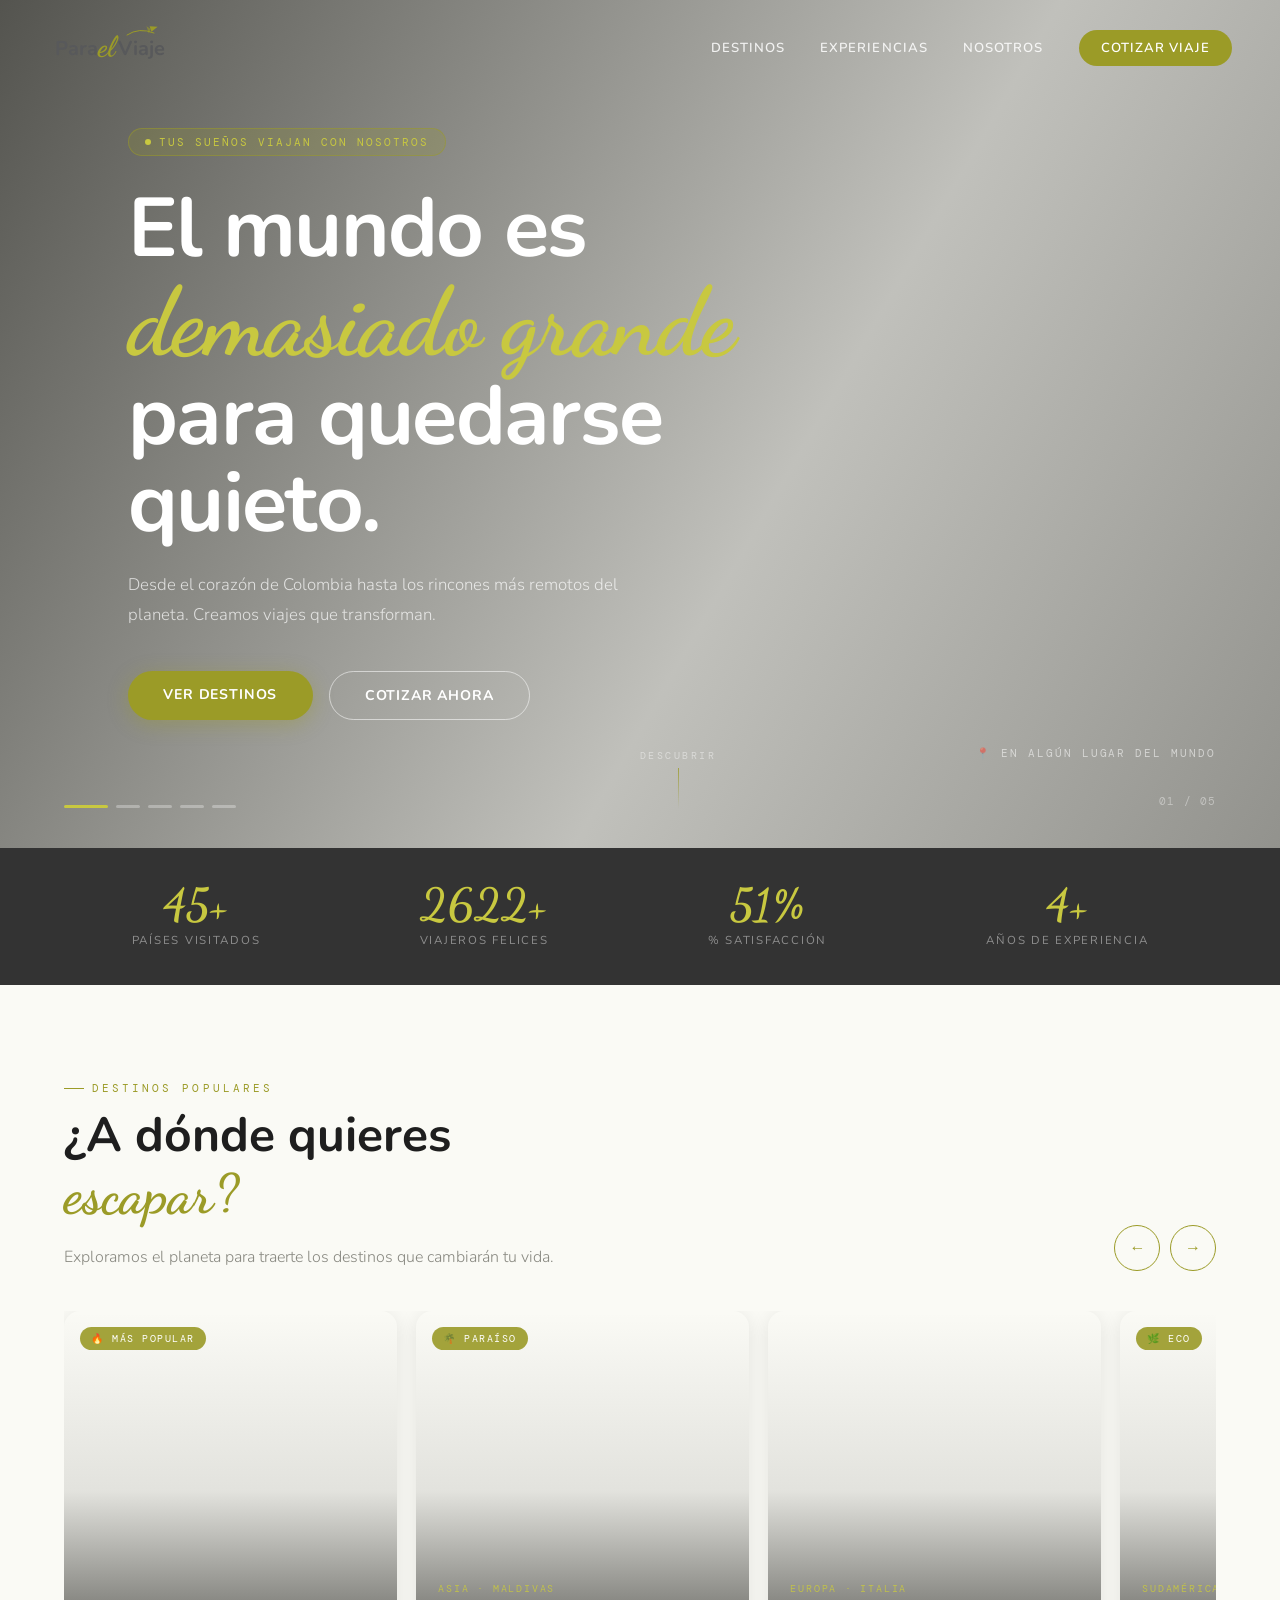
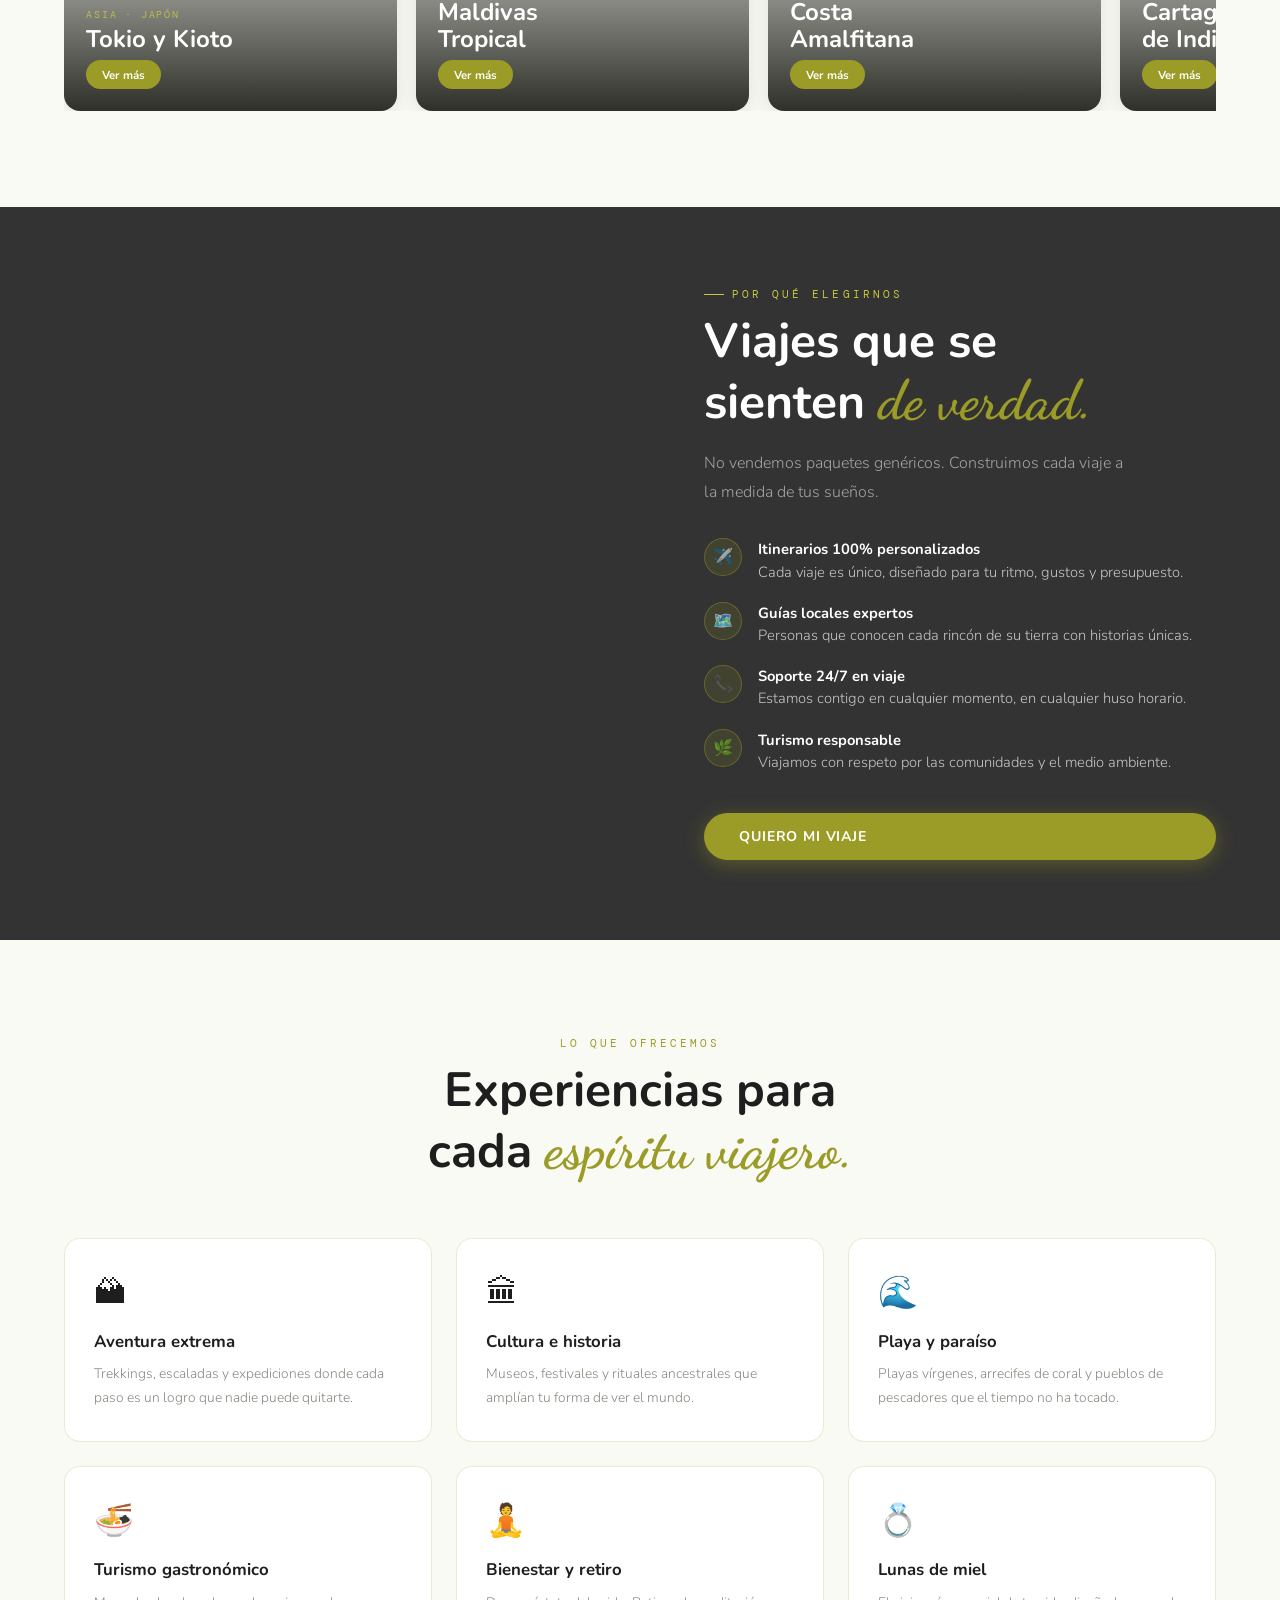
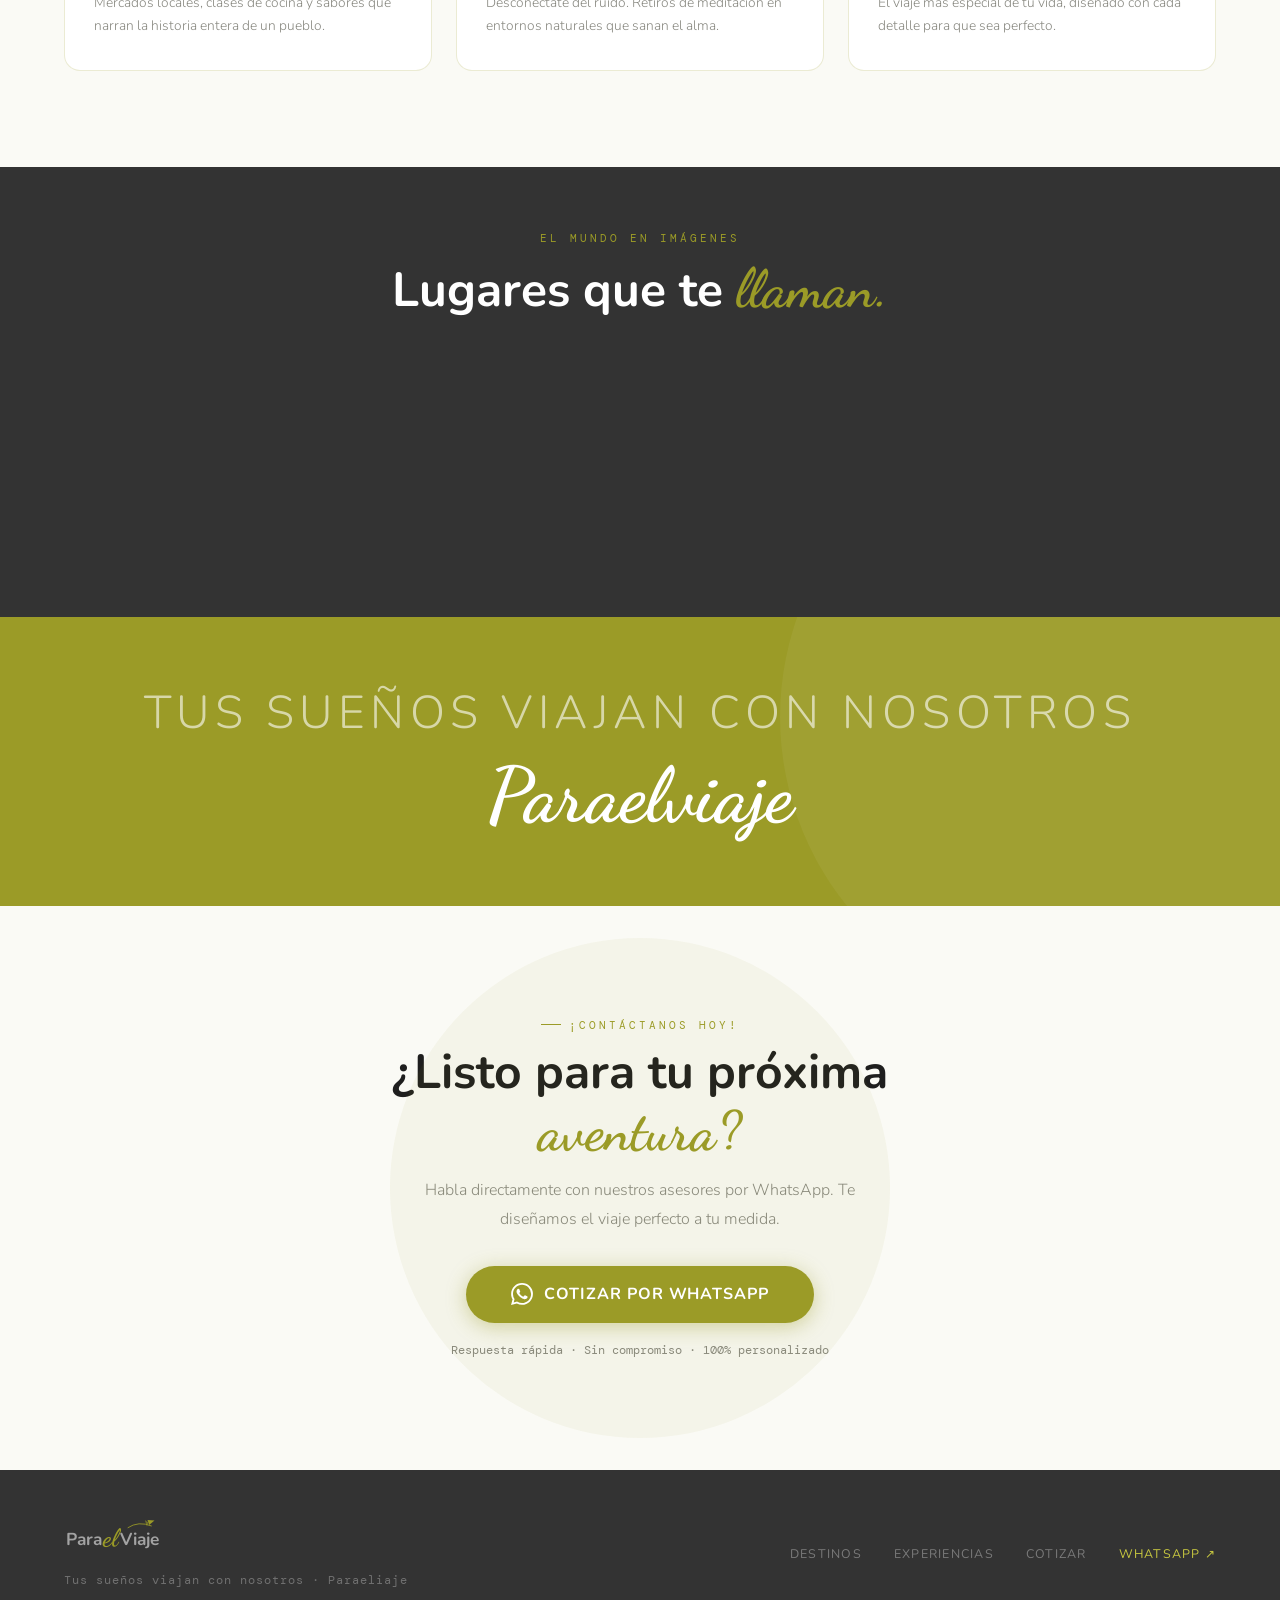
<file: index.html>
<!DOCTYPE html>
<html lang="es">
<head>
<meta charset="UTF-8">
<meta name="viewport" content="width=device-width, initial-scale=1.0">
<meta name="description" content="paraeviaje — Tus sueños viajan con nosotros. Agencia de viajes Colombia.">
<title>paraeviaje — Tus sueños viajan con nosotros</title>
<link rel="preconnect" href="https://fonts.googleapis.com">
<link rel="preconnect" href="https://fonts.gstatic.com" crossorigin>
<link href="https://fonts.googleapis.com/css2?family=Dancing+Script:wght@700&family=Nunito:ital,wght@0,300;0,400;0,600;0,700;1,300&family=DM+Mono:wght@400&display=swap" rel="stylesheet">
<link rel="stylesheet" href="styles.css">
</head>
<body>


<!-- ============================================================
     MOBILE MENU (landing)
============================================================ -->
<div class="mobile-menu" id="mobileMenu">
  <button class="mobile-close" id="mobileClose">✕</button>
  <a href="#destinos" class="mobile-link">Destinos</a>
  <a href="#experiencias" class="mobile-link">Experiencias</a>
  <a href="#nosotros" class="mobile-link">Nosotros</a>
  <a href="https://wa.me/573174027066?text=Hola%2C%20me%20gustar%C3%ADa%20cotizar%20un%20viaje" target="_blank" rel="noopener noreferrer" class="mobile-link" style="color:var(--oliva-light)">Cotizar</a>
</div>

<!-- ============================================================
     TAB 1: LANDING PAGE
============================================================ -->
<div class="page active" id="page-landing">

  <!-- NAV -->
  <nav id="navbar">
    <a href="#" style="text-decoration:none;display:flex;align-items:center;">
      <svg width="195" height="46" viewBox="0 0 370 92" xmlns="http://www.w3.org/2000/svg">
        <text x="4" y="62" font-family="Nunito,sans-serif" font-size="40" font-weight="700" fill="#58595B">Para</text>
        <text x="90" y="64" font-family="Dancing Script,cursive" font-size="58" font-weight="700" fill="#9B9B27">el</text>
        <path d="M148,22 Q172,6 202,18" stroke="#9B9B27" stroke-width="2" fill="none" stroke-linecap="round"/>
        <g transform="translate(195,10) rotate(-18)">
          <polygon points="0,-6 15,0 0,6" fill="#9B9B27"/>
          <polygon points="0,0 -6,8 -6,-8" fill="#9B9B27" opacity="0.6"/>
        </g>
        <text x="130" y="62" font-family="Nunito,sans-serif" font-size="40" font-weight="700" fill="#58595B">Viaje</text>
      </svg>
    </a>
    <ul class="nav-links">
      <li><a href="#destinos">Destinos</a></li>
      <li><a href="#experiencias">Experiencias</a></li>
      <li><a href="#nosotros">Nosotros</a></li>
      <li><a href="https://wa.me/573174027066?text=Hola%2C%20me%20gustar%C3%ADa%20cotizar%20un%20viaje" target="_blank" rel="noopener noreferrer" class="nav-cta">Cotizar viaje</a></li>
    </ul>
    <button class="hamburger" id="hamburger" aria-label="Menú"><span></span><span></span><span></span></button>
  </nav>

  <!-- HERO -->
  <section class="hero" id="hero">
    <div class="hero-slides">
      <div class="hero-slide active" style="background-image:url('https://images.unsplash.com/photo-1469854523086-cc02fe5d8800?w=1800&q=85')"></div>
      <div class="hero-slide" style="background-image:url('https://images.unsplash.com/photo-1476514525535-07fb3b4ae5f1?w=1800&q=85')"></div>
      <div class="hero-slide" style="background-image:url('https://images.unsplash.com/photo-1527631746610-bca00a040d60?w=1800&q=85')"></div>
      <div class="hero-slide" style="background-image:url('https://images.unsplash.com/photo-1506929562872-bb421503ef21?w=1800&q=85')"></div>
      <div class="hero-slide" style="background-image:url('https://images.unsplash.com/photo-1500530855697-b586d89ba3ee?w=1800&q=85')"></div>
    </div>
    <div class="hero-content">
      <div class="hero-badge"><div class="hero-badge-dot"></div><span>Tus sueños viajan con nosotros</span></div>
      <h1 class="hero-title">El mundo es<br><span class="cursiva">demasiado grande</span><br>para quedarse quieto.</h1>
      <p class="hero-sub">Desde el corazón de Colombia hasta los rincones más remotos del planeta. Creamos viajes que transforman.</p>
      <div class="hero-actions">
        <a href="#destinos" class="btn-primary">Ver destinos</a>
        <a href="https://wa.me/573174027066?text=Hola%2C%20me%20gustar%C3%ADa%20cotizar%20un%20viaje" target="_blank" rel="noopener noreferrer" class="btn-outline">Cotizar ahora</a>
      </div>
    </div>
    <div class="hero-dots" id="heroDots">
      <div class="dot active" data-i="0"></div>
      <div class="dot" data-i="1"></div>
      <div class="dot" data-i="2"></div>
      <div class="dot" data-i="3"></div>
      <div class="dot" data-i="4"></div>
    </div>
    <div class="hero-counter" id="heroCounter">01 / 05</div>
    <div class="slide-location" id="slideLocation">📍 En algún lugar del mundo</div>
    <div class="hero-scroll-hint"><span>Descubrir</span><div class="scroll-line"></div></div>
  </section>

  <!-- STATS -->
  <div class="stats-strip reveal">
    <div class="stat-item"><span class="stat-number" data-target="85">0</span><span class="stat-label">Países visitados</span></div>
    <div class="stat-item"><span class="stat-number" data-target="5000">0</span><span class="stat-label">Viajeros felices</span></div>
    <div class="stat-item"><span class="stat-number" data-target="98">0</span><span class="stat-label">% satisfacción</span></div>
    <div class="stat-item"><span class="stat-number" data-target="8">0</span><span class="stat-label">Años de experiencia</span></div>
  </div>

  <!-- DESTINOS -->
  <section class="destinations" id="destinos">
    <div class="dest-header reveal">
      <div>
        <p class="section-tag">Destinos populares</p>
        <h2 class="section-title">¿A dónde quieres<br><span class="cursiva">escapar?</span></h2>
        <p class="section-sub">Exploramos el planeta para traerte los destinos que cambiarán tu vida.</p>
      </div>
      <div class="dest-nav"><button class="arr-btn" id="prevBtn">←</button><button class="arr-btn" id="nextBtn">→</button></div>
    </div>
    <div class="cards-track-wrap">
      <div class="cards-track" id="cardsTrack">
        <div class="dest-card"><div class="dest-card-img" style="background-image:url('https://images.unsplash.com/photo-1542051841857-5f90071e7989?w=700&q=85')"><span class="dest-card-tag">🔥 Más popular</span></div><div class="dest-card-body"><p class="dest-card-region">Asia · Japón</p><h3 class="dest-card-name">Tokio y Kioto</h3><div class="dest-card-meta"><a href="https://wa.me/573174027066?text=Hola%2C%20me%20gustar%C3%ADa%20cotizar%20este%20destino" target="_blank" rel="noopener noreferrer" class="dest-card-btn">Ver más</a></div></div></div>
        <div class="dest-card"><div class="dest-card-img" style="background-image:url('https://images.unsplash.com/photo-1573843981267-be1999ff37cd?w=700&q=85')"><span class="dest-card-tag">🌴 Paraíso</span></div><div class="dest-card-body"><p class="dest-card-region">Asia · Maldivas</p><h3 class="dest-card-name">Maldivas<br>Tropical</h3><div class="dest-card-meta"><a href="https://wa.me/573174027066?text=Hola%2C%20me%20gustar%C3%ADa%20cotizar%20este%20destino" target="_blank" rel="noopener noreferrer" class="dest-card-btn">Ver más</a></div></div></div>
        <div class="dest-card"><div class="dest-card-img" style="background-image:url('https://images.unsplash.com/photo-1504701954957-2010ec3bcec1?w=700&q=85')"></div><div class="dest-card-body"><p class="dest-card-region">Europa · Italia</p><h3 class="dest-card-name">Costa<br>Amalfitana</h3><div class="dest-card-meta"><a href="https://wa.me/573174027066?text=Hola%2C%20me%20gustar%C3%ADa%20cotizar%20este%20destino" target="_blank" rel="noopener noreferrer" class="dest-card-btn">Ver más</a></div></div></div>
        <div class="dest-card"><div class="dest-card-img" style="background-image:url('https://images.unsplash.com/photo-1533050487297-09b450131914?w=700&q=85')"><span class="dest-card-tag">🌿 Eco</span></div><div class="dest-card-body"><p class="dest-card-region">Sudamérica · Colombia</p><h3 class="dest-card-name">Cartagena<br>de Indias</h3><div class="dest-card-meta"><a href="https://wa.me/573174027066?text=Hola%2C%20me%20gustar%C3%ADa%20cotizar%20este%20destino" target="_blank" rel="noopener noreferrer" class="dest-card-btn">Ver más</a></div></div></div>
        <div class="dest-card"><div class="dest-card-img" style="background-image:url('https://images.unsplash.com/photo-1509316785289-025f5b846b35?w=700&q=85')"></div><div class="dest-card-body"><p class="dest-card-region">África · Marruecos</p><h3 class="dest-card-name">Desierto<br>del Sahara</h3><div class="dest-card-meta"><a href="https://wa.me/573174027066?text=Hola%2C%20me%20gustar%C3%ADa%20cotizar%20este%20destino" target="_blank" rel="noopener noreferrer" class="dest-card-btn">Ver más</a></div></div></div>
        <div class="dest-card"><div class="dest-card-img" style="background-image:url('https://images.unsplash.com/photo-1493246507139-91e8fad9978e?w=700&q=85')"></div><div class="dest-card-body"><p class="dest-card-region">Europa · Suiza</p><h3 class="dest-card-name">Alpes<br>Nevados</h3><div class="dest-card-meta"><a href="https://wa.me/573174027066?text=Hola%2C%20me%20gustar%C3%ADa%20cotizar%20este%20destino" target="_blank" rel="noopener noreferrer" class="dest-card-btn">Ver más</a></div></div></div>
        <div class="dest-card"><div class="dest-card-img" style="background-image:url('https://images.unsplash.com/photo-1552733407-5d5c46c3bb3b?w=700&q=85')"><span class="dest-card-tag">⭐ Favorito</span></div><div class="dest-card-body"><p class="dest-card-region">Oceanía · Bali</p><h3 class="dest-card-name">Bali<br>Espiritual</h3><div class="dest-card-meta"><a href="https://wa.me/573174027066?text=Hola%2C%20me%20gustar%C3%ADa%20cotizar%20este%20destino" target="_blank" rel="noopener noreferrer" class="dest-card-btn">Ver más</a></div></div></div>
        <div class="dest-card"><div class="dest-card-img" style="background-image:url('https://images.unsplash.com/photo-1539635278303-d4002c07eae3?w=700&q=85')"></div><div class="dest-card-body"><p class="dest-card-region">Europa · Grecia</p><h3 class="dest-card-name">Santorini<br>Azul</h3><div class="dest-card-meta"><a href="https://wa.me/573174027066?text=Hola%2C%20me%20gustar%C3%ADa%20cotizar%20este%20destino" target="_blank" rel="noopener noreferrer" class="dest-card-btn">Ver más</a></div></div></div>
        <div class="dest-card"><div class="dest-card-img" style="background-image:url('https://images.unsplash.com/photo-1474044159687-1ee9f3a51722?w=700&q=85')"></div><div class="dest-card-body"><p class="dest-card-region">Norteamérica · EE.UU.</p><h3 class="dest-card-name">Gran<br>Cañón</h3><div class="dest-card-meta"><a href="https://wa.me/573174027066?text=Hola%2C%20me%20gustar%C3%ADa%20cotizar%20este%20destino" target="_blank" rel="noopener noreferrer" class="dest-card-btn">Ver más</a></div></div></div>
        <div class="dest-card"><div class="dest-card-img" style="background-image:url('https://images.unsplash.com/photo-1483729558449-99ef09a8c325?w=700&q=85')"></div><div class="dest-card-body"><p class="dest-card-region">Sudamérica · Brasil</p><h3 class="dest-card-name">Río de<br>Janeiro</h3><div class="dest-card-meta"><a href="https://wa.me/573174027066?text=Hola%2C%20me%20gustar%C3%ADa%20cotizar%20este%20destino" target="_blank" rel="noopener noreferrer" class="dest-card-btn">Ver más</a></div></div></div>
      </div>
    </div>
  </section>


  <!-- NOSOTROS -->
  <div class="feature-section" id="nosotros">
    <div class="feature-img" style="background-image:url('https://images.unsplash.com/photo-1528543606781-2f6e6857f318?w=900&q=85')"></div>
    <div class="feature-text reveal">
      <p class="section-tag">Por qué elegirnos</p>
      <h2 class="section-title">Viajes que se<br>sienten <span class="cursiva">de verdad.</span></h2>
      <p class="section-sub">No vendemos paquetes genéricos. Construimos cada viaje a la medida de tus sueños.</p>
      <ul class="feature-list">
        <li><div class="feat-icon">✈️</div><div class="feat-text"><strong>Itinerarios 100% personalizados</strong>Cada viaje es único, diseñado para tu ritmo, gustos y presupuesto.</div></li>
        <li><div class="feat-icon">🗺️</div><div class="feat-text"><strong>Guías locales expertos</strong>Personas que conocen cada rincón de su tierra con historias únicas.</div></li>
        <li><div class="feat-icon">📞</div><div class="feat-text"><strong>Soporte 24/7 en viaje</strong>Estamos contigo en cualquier momento, en cualquier huso horario.</div></li>
        <li><div class="feat-icon">🌿</div><div class="feat-text"><strong>Turismo responsable</strong>Viajamos con respeto por las comunidades y el medio ambiente.</div></li>
      </ul>
      <a href="https://wa.me/573174027066?text=Hola%2C%20quiero%20planificar%20mi%20viaje%20ideal" target="_blank" rel="noopener noreferrer" class="btn-primary" style="display:inline-block;margin-top:0.5rem;text-decoration:none;">Quiero mi viaje</a>
    </div>
  </div>

  <!-- EXPERIENCIAS -->
  <section class="experiences" id="experiencias">
    <div class="exp-header reveal">
      <p class="section-tag">Lo que ofrecemos</p>
      <h2 class="section-title">Experiencias para<br>cada <span class="cursiva">espíritu viajero.</span></h2>
    </div>
    <div class="exp-grid reveal">
      <div class="exp-item"><div class="exp-icon">🏔</div><h3 class="exp-title">Aventura extrema</h3><p class="exp-desc">Trekkings, escaladas y expediciones donde cada paso es un logro que nadie puede quitarte.</p></div>
      <div class="exp-item"><div class="exp-icon">🏛</div><h3 class="exp-title">Cultura e historia</h3><p class="exp-desc">Museos, festivales y rituales ancestrales que amplían tu forma de ver el mundo.</p></div>
      <div class="exp-item"><div class="exp-icon">🌊</div><h3 class="exp-title">Playa y paraíso</h3><p class="exp-desc">Playas vírgenes, arrecifes de coral y pueblos de pescadores que el tiempo no ha tocado.</p></div>
      <div class="exp-item"><div class="exp-icon">🍜</div><h3 class="exp-title">Turismo gastronómico</h3><p class="exp-desc">Mercados locales, clases de cocina y sabores que narran la historia entera de un pueblo.</p></div>
      <div class="exp-item"><div class="exp-icon">🧘</div><h3 class="exp-title">Bienestar y retiro</h3><p class="exp-desc">Desconéctate del ruido. Retiros de meditación en entornos naturales que sanan el alma.</p></div>
      <div class="exp-item"><div class="exp-icon">💍</div><h3 class="exp-title">Lunas de miel</h3><p class="exp-desc">El viaje más especial de tu vida, diseñado con cada detalle para que sea perfecto.</p></div>
    </div>
  </section>

  <!-- GALERÍA ANIMADA -->
  <div class="gallery-section">
    <div class="gallery-title reveal">
      <p class="section-tag" style="justify-content:center;">El mundo en imágenes</p>
      <h2 class="section-title">Lugares que te <span class="cursiva">llaman.</span></h2>
    </div>
    <div class="gallery-strip">
      <div class="gallery-img" style="background-image:url('https://images.unsplash.com/photo-1528543606781-2f6e6857f318?w=500&q=80')"></div>
      <div class="gallery-img" style="background-image:url('https://images.unsplash.com/photo-1512100356356-de1b84283e18?w=500&q=80')"></div>
      <div class="gallery-img" style="background-image:url('https://images.unsplash.com/photo-1502791451862-7bd8c1df43a7?w=500&q=80')"></div>
      <div class="gallery-img" style="background-image:url('https://images.unsplash.com/photo-1501426026826-31c667bdf23d?w=500&q=80')"></div>
      <div class="gallery-img" style="background-image:url('https://images.unsplash.com/photo-1544551763-46a013bb70d5?w=500&q=80')"></div>
      <div class="gallery-img" style="background-image:url('https://images.unsplash.com/photo-1516483638261-f4dbaf036963?w=500&q=80')"></div>
      <div class="gallery-img" style="background-image:url('https://images.unsplash.com/photo-1535530992830-e25d07cfa780?w=500&q=80')"></div>
      <div class="gallery-img" style="background-image:url('https://images.unsplash.com/photo-1532274402911-5a369e4c4bb5?w=500&q=80')"></div>
      <div class="gallery-img" style="background-image:url('https://images.unsplash.com/photo-1559128010-7c1ad6e1b6a5?w=500&q=80')"></div>
      <div class="gallery-img" style="background-image:url('https://images.unsplash.com/photo-1547036967-23d11aacaee0?w=500&q=80')"></div>
      <div class="gallery-img" style="background-image:url('https://images.unsplash.com/photo-1528543606781-2f6e6857f318?w=500&q=80')"></div>
      <div class="gallery-img" style="background-image:url('https://images.unsplash.com/photo-1512100356356-de1b84283e18?w=500&q=80')"></div>
      <div class="gallery-img" style="background-image:url('https://images.unsplash.com/photo-1502791451862-7bd8c1df43a7?w=500&q=80')"></div>
      <div class="gallery-img" style="background-image:url('https://images.unsplash.com/photo-1501426026826-31c667bdf23d?w=500&q=80')"></div>
      <div class="gallery-img" style="background-image:url('https://images.unsplash.com/photo-1544551763-46a013bb70d5?w=500&q=80')"></div>
      <div class="gallery-img" style="background-image:url('https://images.unsplash.com/photo-1516483638261-f4dbaf036963?w=500&q=80')"></div>
      <div class="gallery-img" style="background-image:url('https://images.unsplash.com/photo-1535530992830-e25d07cfa780?w=500&q=80')"></div>
      <div class="gallery-img" style="background-image:url('https://images.unsplash.com/photo-1532274402911-5a369e4c4bb5?w=500&q=80')"></div>
      <div class="gallery-img" style="background-image:url('https://images.unsplash.com/photo-1559128010-7c1ad6e1b6a5?w=500&q=80')"></div>
      <div class="gallery-img" style="background-image:url('https://images.unsplash.com/photo-1547036967-23d11aacaee0?w=500&q=80')"></div>
    </div>
  </div>


  <!-- TAGLINE -->
  <div class="tagline-section reveal">
    <p class="tagline-big"><span>Tus sueños viajan con nosotros</span>Paraelviaje</p>
  </div>

  <!-- CTA -->
  <section class="cta-section" id="cta">
    <p class="section-tag" style="justify-content:center;color:var(--oliva);">¡Contáctanos hoy!</p>
    <h2 class="section-title" style="margin-bottom:0.8rem;">¿Listo para tu próxima<br><span class="cursiva">aventura?</span></h2>
    <p class="section-sub" style="margin:0 auto;">Habla directamente con nuestros asesores por WhatsApp. Te diseñamos el viaje perfecto a tu medida.</p>
    <div style="text-align:center;margin-top:2rem;position:relative;z-index:1;">
      <a href="https://wa.me/573174027066?text=Hola%2C%20me%20gustar%C3%ADa%20cotizar%20un%20viaje%20con%20Para%20El%20Viaje" target="_blank" rel="noopener noreferrer" class="btn-primary" style="font-size:1rem;padding:1.1rem 2.8rem;display:inline-flex;align-items:center;gap:0.7rem;text-decoration:none;">
        <svg width="22" height="22" viewBox="0 0 24 24" fill="white" xmlns="http://www.w3.org/2000/svg"><path d="M17.472 14.382c-.297-.149-1.758-.867-2.03-.967-.273-.099-.471-.148-.67.15-.197.297-.767.966-.94 1.164-.173.199-.347.223-.644.075-.297-.15-1.255-.463-2.39-1.475-.883-.788-1.48-1.761-1.653-2.059-.173-.297-.018-.458.13-.606.134-.133.298-.347.446-.52.149-.174.198-.298.298-.497.099-.198.05-.371-.025-.52-.075-.149-.669-1.612-.916-2.207-.242-.579-.487-.5-.669-.51-.173-.008-.371-.01-.57-.01-.198 0-.52.074-.792.372-.272.297-1.04 1.016-1.04 2.479 0 1.462 1.065 2.875 1.213 3.074.149.198 2.096 3.2 5.077 4.487.709.306 1.262.489 1.694.625.712.227 1.36.195 1.871.118.571-.085 1.758-.719 2.006-1.413.248-.694.248-1.289.173-1.413-.074-.124-.272-.198-.57-.347m-5.421 7.403h-.004a9.87 9.87 0 01-5.031-1.378l-.361-.214-3.741.982.998-3.648-.235-.374a9.86 9.86 0 01-1.51-5.26c.001-5.45 4.436-9.884 9.888-9.884 2.64 0 5.122 1.03 6.988 2.898a9.825 9.825 0 012.893 6.994c-.003 5.45-4.437 9.884-9.885 9.884m8.413-18.297A11.815 11.815 0 0012.05 0C5.495 0 .16 5.335.157 11.892c0 2.096.547 4.142 1.588 5.945L.057 24l6.305-1.654a11.882 11.882 0 005.683 1.448h.005c6.554 0 11.89-5.335 11.893-11.893a11.821 11.821 0 00-3.48-8.413z"/></svg>
        Cotizar por WhatsApp
      </a>
    </div>
    <p style="font-size:0.75rem;color:var(--muted);margin-top:1.2rem;font-family:'DM Mono',monospace;">Respuesta rápida · Sin compromiso · 100% personalizado</p>
  </section>

  <!-- FOOTER -->
  <footer>
    <div>
      <svg width="160" height="40" viewBox="0 0 370 92" xmlns="http://www.w3.org/2000/svg">
        <text x="4" y="62" font-family="Nunito,sans-serif" font-size="40" font-weight="700" fill="rgba(255,255,255,0.55)">Para</text>
        <text x="90" y="64" font-family="Dancing Script,cursive" font-size="58" font-weight="700" fill="#9B9B27">el</text>
        <path d="M148,22 Q172,6 202,18" stroke="#9B9B27" stroke-width="2" fill="none" stroke-linecap="round"/>
        <g transform="translate(195,10) rotate(-18)"><polygon points="0,-6 15,0 0,6" fill="#9B9B27"/><polygon points="0,0 -6,8 -6,-8" fill="#9B9B27" opacity="0.6"/></g>
        <text x="130" y="62" font-family="Nunito,sans-serif" font-size="40" font-weight="700" fill="rgba(255,255,255,0.55)">Viaje</text>
      </svg>
      <p class="footer-tagline">Tus sueños viajan con nosotros · Paraeliaje</p>
    </div>
    <ul class="footer-links">
      <li><a href="#destinos">Destinos</a></li>
      <li><a href="#experiencias">Experiencias</a></li>
      <li><a href="https://wa.me/573174027066?text=Hola%2C%20me%20gustar%C3%ADa%20cotizar%20un%20viaje" target="_blank" rel="noopener noreferrer">Cotizar</a></li>
      <li><a href="https://wa.me/573174027066" target="_blank" rel="noopener noreferrer" style="color:var(--oliva-light)!important;">WhatsApp ↗</a></li>
    </ul>
  </footer>

</div><!-- /page-landing -->
<script src="script.js"></script>
</body>
</html>
</file>
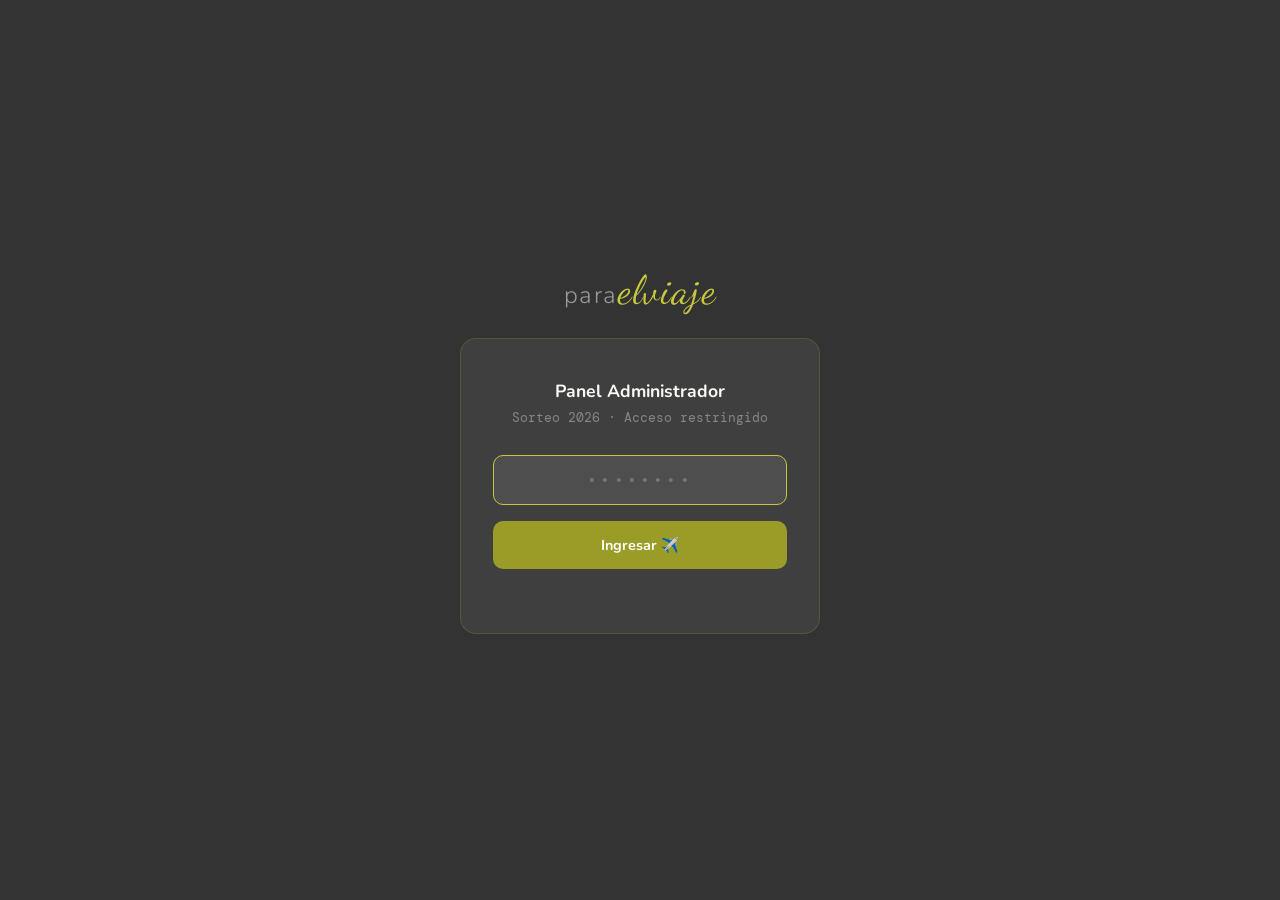
<file: admin.html>
<!DOCTYPE html>
<html lang="es">
<head>
<meta charset="UTF-8">
<meta name="viewport" content="width=device-width, initial-scale=1.0">
<title>Admin · Sorteo paraelviaje 2026</title>
<link rel="preconnect" href="https://fonts.googleapis.com">
<link rel="preconnect" href="https://fonts.gstatic.com" crossorigin>
<link href="https://fonts.googleapis.com/css2?family=Dancing+Script:wght@700&family=Nunito:wght@300;400;600;700&family=DM+Mono:wght@400&display=swap" rel="stylesheet">
<style>
/* ── Tokens ── */
*, *::before, *::after { box-sizing: border-box; margin: 0; padding: 0; }
:root {
  --oliva:       #9B9B27;
  --oliva-dark:  #7A7A1E;
  --oliva-light: #C8C840;
  --gris-dark:   #333333;
  --cream:       #FAFAF5;
  --sand:        #F4F1E8;
  --ink:         #1E1E1E;
  --muted:       #888880;
  --border:      rgba(155,155,39,0.2);
  --error:       #c0392b;
  --success:     #27ae60;
  --warn:        #e67e00;
}
html { scroll-behavior: smooth; }
body {
  font-family: 'Nunito', sans-serif;
  background: var(--cream);
  color: var(--ink);
  min-height: 100vh;
}

/* ── Login overlay ── */
#login-screen {
  position: fixed; inset: 0;
  background: var(--gris-dark);
  display: flex; align-items: center; justify-content: center;
  z-index: 9999;
  flex-direction: column;
  gap: 1.5rem;
  padding: 2rem;
}
.login-logo {
  font-family: 'Dancing Script', cursive;
  font-size: 2.5rem;
  color: var(--oliva-light);
  letter-spacing: 0.04em;
}
.login-logo span { font-family: 'Nunito', sans-serif; font-size: 1.5rem; color: rgba(255,255,255,0.5); font-weight: 300; }
.login-card {
  background: rgba(255,255,255,0.06);
  border: 1px solid rgba(155,155,39,0.25);
  border-radius: 16px;
  padding: 2.5rem 2rem;
  width: 100%; max-width: 360px;
  text-align: center;
}
.login-card h2 { color: var(--cream); font-size: 1.1rem; margin-bottom: 0.4rem; }
.login-card p  { color: var(--muted); font-size: 0.82rem; margin-bottom: 1.8rem; font-family: 'DM Mono', monospace; }
.login-input {
  width: 100%;
  background: rgba(255,255,255,0.08);
  border: 1px solid rgba(155,155,39,0.3);
  border-radius: 10px;
  padding: 0.85rem 1.1rem;
  color: var(--cream);
  font-size: 1rem;
  font-family: 'DM Mono', monospace;
  letter-spacing: 0.2em;
  outline: none;
  margin-bottom: 1rem;
  text-align: center;
}
.login-input:focus { border-color: var(--oliva-light); }
.login-btn {
  width: 100%;
  background: var(--oliva);
  color: #fff;
  border: none; border-radius: 10px;
  padding: 0.85rem;
  font-size: 0.9rem; font-weight: 700;
  cursor: pointer;
  transition: background 0.2s;
  font-family: 'Nunito', sans-serif;
}
.login-btn:hover { background: var(--oliva-dark); }
.login-error {
  color: #e74c3c;
  font-size: 0.78rem;
  margin-top: 0.6rem;
  font-family: 'DM Mono', monospace;
  min-height: 1.2em;
}

/* ── Main layout ── */
#main-screen { display: none; }
#main-screen.visible { display: block; }

/* ── Header ── */
.admin-header-bar {
  background: var(--gris-dark);
  padding: 1.1rem 2rem;
  display: flex;
  align-items: center;
  justify-content: space-between;
  position: sticky; top: 0; z-index: 100;
  box-shadow: 0 2px 16px rgba(0,0,0,0.25);
}
.header-brand {
  display: flex; align-items: center; gap: 0.8rem;
}
.header-brand-logo {
  font-family: 'Dancing Script', cursive;
  font-size: 1.6rem;
  color: var(--oliva-light);
}
.header-brand-label {
  font-family: 'DM Mono', monospace;
  font-size: 0.62rem;
  letter-spacing: 0.2em;
  text-transform: uppercase;
  color: rgba(255,255,255,0.4);
}
.header-actions { display: flex; gap: 0.6rem; flex-wrap: wrap; }
.btn-action {
  padding: 0.5rem 1rem;
  border: none; border-radius: 8px;
  font-size: 0.78rem; font-weight: 700;
  cursor: pointer;
  font-family: 'Nunito', sans-serif;
  transition: opacity 0.2s, transform 0.15s;
  white-space: nowrap;
}
.btn-action:hover { opacity: 0.85; transform: translateY(-1px); }
.btn-export  { background: var(--oliva);  color: #fff; }
.btn-refresh { background: #2980b9;       color: #fff; }
.btn-reset   { background: var(--warn);   color: #fff; }
.btn-clear   { background: var(--error);  color: #fff; }
.btn-logout  { background: rgba(255,255,255,0.12); color: rgba(255,255,255,0.7); }

/* ── Stats ── */
.stats-row {
  display: grid;
  grid-template-columns: repeat(auto-fit, minmax(140px, 1fr));
  gap: 1rem;
  padding: 1.5rem 2rem;
  background: var(--sand);
  border-bottom: 1px solid var(--border);
}
.stat-card {
  background: #fff;
  border: 1px solid var(--border);
  border-radius: 12px;
  padding: 1rem 1.2rem;
  text-align: center;
}
.stat-card-number {
  font-family: 'Dancing Script', cursive;
  font-size: 2.2rem;
  font-weight: 700;
  color: var(--oliva);
  line-height: 1;
  display: block;
}
.stat-card-label {
  font-family: 'DM Mono', monospace;
  font-size: 0.6rem;
  text-transform: uppercase;
  letter-spacing: 0.12em;
  color: var(--muted);
  margin-top: 0.3rem;
  display: block;
}

/* ── Table ── */
.table-section { padding: 1.5rem 2rem 3rem; }
.table-title {
  font-size: 0.78rem;
  font-family: 'DM Mono', monospace;
  letter-spacing: 0.15em;
  text-transform: uppercase;
  color: var(--muted);
  margin-bottom: 1rem;
  display: flex; align-items: center; gap: 0.5rem;
}
.table-title::before { content:''; display:inline-block; width:16px; height:1px; background:var(--oliva); }
.table-wrap { overflow-x: auto; border-radius: 12px; border: 1px solid var(--border); background: #fff; }
table { width: 100%; border-collapse: collapse; font-size: 0.78rem; min-width: 640px; }
thead th {
  background: var(--gris-dark);
  color: rgba(255,255,255,0.65);
  padding: 0.85rem 1rem;
  text-align: left;
  font-family: 'DM Mono', monospace;
  font-size: 0.62rem;
  letter-spacing: 0.1em;
  text-transform: uppercase;
  white-space: nowrap;
}
tbody td {
  padding: 0.7rem 1rem;
  border-bottom: 1px solid var(--border);
  vertical-align: middle;
}
tbody tr:last-child td { border-bottom: none; }
tbody tr:hover td { background: #f5f8f0; }
.badge-num {
  display: inline-block;
  font-family: 'DM Mono', monospace;
  font-size: 0.75rem; font-weight: 700;
  background: rgba(155,155,39,0.12);
  color: var(--oliva-dark);
  border: 1px solid rgba(155,155,39,0.3);
  border-radius: 6px;
  padding: 0.15rem 0.5rem;
  white-space: nowrap;
}
.badge-special {
  background: rgba(230,126,0,0.12);
  color: var(--warn);
  border-color: rgba(230,126,0,0.35);
}
.premio-cell { max-width: 200px; font-size: 0.7rem; line-height: 1.4; }
.no-records {
  text-align: center; padding: 3rem 1rem;
  color: var(--muted); font-family: 'DM Mono', monospace; font-size: 0.82rem;
}
.loading-row {
  text-align: center; padding: 3rem 1rem;
  color: var(--muted); font-family: 'DM Mono', monospace; font-size: 0.82rem;
}

/* ── Search ── */
.search-bar { padding: 0 2rem 1rem; }
.search-input {
  width: 100%; max-width: 380px;
  border: 1px solid var(--border);
  border-radius: 10px;
  padding: 0.65rem 1rem;
  font-size: 0.88rem;
  font-family: 'Nunito', sans-serif;
  outline: none;
  background: #fff;
  color: var(--ink);
}
.search-input:focus { border-color: var(--oliva); }

/* ── Toast ── */
.toast {
  position: fixed; bottom: 1.5rem; left: 50%; transform: translateX(-50%) translateY(20px);
  opacity: 0; transition: all 0.3s ease;
  background: var(--gris-dark); color: var(--cream);
  padding: 0.75rem 1.4rem; border-radius: 10px;
  font-size: 0.85rem; z-index: 9999;
  box-shadow: 0 8px 32px rgba(0,0,0,0.2);
  max-width: 90vw; text-align: center;
  pointer-events: none;
  border-left: 3px solid var(--oliva);
  font-family: 'Nunito', sans-serif;
}
.toast.show { transform: translateX(-50%) translateY(0); opacity: 1; }
.toast.toast-success { border-left-color: var(--success); }
.toast.toast-warn    { border-left-color: var(--warn); }
.toast.toast-error   { border-left-color: var(--error); }

/* ── Responsive ── */
@media (max-width: 640px) {
  .admin-header-bar { padding: 1rem; flex-direction: column; align-items: flex-start; gap: 0.8rem; }
  .stats-row { padding: 1rem; }
  .table-section { padding: 1rem; }
  .search-bar { padding: 0 1rem 1rem; }
}
</style>
</head>
<body>

<!-- ══ LOGIN ══ -->
<div id="login-screen">
  <div class="login-logo"><span>para</span>elviaje</div>
  <div class="login-card">
    <h2>Panel Administrador</h2>
    <p>Sorteo 2026 · Acceso restringido</p>
    <input type="password" class="login-input" id="pwd-input" placeholder="••••••••" autocomplete="current-password">
    <button class="login-btn" onclick="intentarLogin()">Ingresar ✈️</button>
    <div class="login-error" id="login-error"></div>
  </div>
</div>

<!-- ══ MAIN ══ -->
<div id="main-screen">

  <header class="admin-header-bar">
    <div class="header-brand">
      <div>
        <div class="header-brand-logo">paraelviaje</div>
        <div class="header-brand-label">Panel Admin · Sorteo 2026</div>
      </div>
    </div>
    <div class="header-actions">
      <button class="btn-action btn-refresh" onclick="cargarDatos()">🔄 Actualizar</button>
      <button class="btn-action btn-export"  onclick="exportarJSON()">⬇️ Exportar JSON</button>
      <button class="btn-action btn-reset"   onclick="resetearContador()">🔢 Resetear Contador</button>
      <button class="btn-action btn-clear"   onclick="limpiarRegistros()">🗑️ Limpiar Todo</button>
      <button class="btn-action btn-logout"  onclick="cerrarSesion()">🔒 Salir</button>
    </div>
  </header>

  <div class="stats-row" id="stats-row">
    <div class="stat-card"><span class="stat-card-number">…</span><span class="stat-card-label">Cargando</span></div>
  </div>

  <div class="search-bar">
    <input type="search" class="search-input" id="search-input" placeholder="🔍  Buscar por nombre, cédula, email…" oninput="filtrarTabla()">
  </div>

  <div class="table-section">
    <div class="table-title">Registros de participantes</div>
    <div class="table-wrap">
      <table>
        <thead>
          <tr>
            <th>#</th>
            <th>N° Part.</th>
            <th>Nombre</th>
            <th>Cédula</th>
            <th>Teléfono</th>
            <th>Email</th>
            <th>Premio</th>
            <th>Fecha</th>
          </tr>
        </thead>
        <tbody id="tbody">
          <tr><td colspan="8" class="loading-row">Cargando registros…</td></tr>
        </tbody>
      </table>
      <p class="no-records" id="no-records" style="display:none">No hay registros aún.</p>
    </div>
  </div>

</div><!-- /main-screen -->

<script>
'use strict';

/* ── Config ── */
const SCRIPT_URL   = 'https://script.google.com/macros/s/AKfycbzByO8k_GjVjm_9FozdpO99wsepIRlXmvukSe0Mr549In6PlEU-boXNNW3JhXOqY_zs/exec';      // ← misma URL que en sorteo.js
const ADMIN_PWD    = 'paraelviaje2026';   // ← misma contraseña que en Apps Script
const SESSION_KEY  = 'admin_session_pev';

let todosLosRegistros = [];
let contadorActual = 0;

/* ── API ── */
async function api(data) {
  const res = await fetch(SCRIPT_URL, { method: 'POST', body: JSON.stringify(data) });
  return res.json();
}

/* ── Auth ── */
async function intentarLogin() {
  const val = document.getElementById('pwd-input').value;
  if (!val) return;
  const loginBtn = document.querySelector('.login-btn');
  loginBtn.textContent = 'Verificando…';
  loginBtn.disabled = true;

  try {
    const res = await api({ action: 'get_records', password: val });
    if (res.ok) {
      sessionStorage.setItem(SESSION_KEY, val);
      mostrarAdmin(res);
    } else {
      mostrarLoginError('Contraseña incorrecta. Inténtalo de nuevo.');
    }
  } catch {
    mostrarLoginError('Error de conexión con el servidor.');
  } finally {
    loginBtn.textContent = 'Ingresar ✈️';
    loginBtn.disabled = false;
  }
}

function mostrarLoginError(msg) {
  const el = document.getElementById('login-error');
  el.textContent = msg;
  document.getElementById('pwd-input').value = '';
  setTimeout(() => { el.textContent = ''; }, 3500);
}

document.getElementById('pwd-input').addEventListener('keydown', e => {
  if (e.key === 'Enter') intentarLogin();
});

function mostrarAdmin(data) {
  document.getElementById('login-screen').style.display = 'none';
  document.getElementById('main-screen').classList.add('visible');
  if (data) {
    todosLosRegistros = data.registros || [];
    contadorActual    = data.contador  || 0;
    renderStats();
    renderTabla(todosLosRegistros);
  } else {
    cargarDatos();
  }
}

function cerrarSesion() {
  sessionStorage.removeItem(SESSION_KEY);
  location.reload();
}

/* ── Cargar datos desde el servidor ── */
async function cargarDatos() {
  const pwd = sessionStorage.getItem(SESSION_KEY);
  document.getElementById('tbody').innerHTML = '<tr><td colspan="8" class="loading-row">Actualizando…</td></tr>';
  try {
    const res = await api({ action: 'get_records', password: pwd });
    if (!res.ok) { toast('Error al cargar datos.', 'error'); return; }
    todosLosRegistros = res.registros || [];
    contadorActual    = res.contador  || 0;
    renderStats();
    filtrarTabla();
    toast(`✓ ${todosLosRegistros.length} registros cargados.`, 'success');
  } catch {
    toast('❌ Error de conexión.', 'error');
  }
}

/* ── Stats ── */
function renderStats() {
  const regs   = todosLosRegistros;
  const ultima = regs.length > 0 ? new Date(regs[regs.length-1].fecha).toLocaleDateString('es-CO') : '—';
  const primeros100 = regs.filter(r => r.numero && r.numero <= 100).length;
  document.getElementById('stats-row').innerHTML = `
    <div class="stat-card"><span class="stat-card-number">${regs.length}</span><span class="stat-card-label">Participantes</span></div>
    <div class="stat-card"><span class="stat-card-number">${contadorActual}</span><span class="stat-card-label">Contador actual</span></div>
    <div class="stat-card"><span class="stat-card-number">${primeros100}</span><span class="stat-card-label">Primeros 100</span></div>
    <div class="stat-card"><span class="stat-card-number">${new Set(regs.map(r => r.premio?.id)).size}</span><span class="stat-card-label">Premios distintos</span></div>
    <div class="stat-card"><span class="stat-card-number">${ultima}</span><span class="stat-card-label">Último registro</span></div>`;
}

/* ── Tabla ── */
function esc(s) {
  return String(s ?? '').replace(/&/g,'&amp;').replace(/</g,'&lt;').replace(/>/g,'&gt;').replace(/"/g,'&quot;').replace(/'/g,'&#39;');
}

function filtrarTabla() {
  const query = (document.getElementById('search-input')?.value || '').toLowerCase().trim();
  let lista = [...todosLosRegistros].reverse();
  if (query) {
    lista = lista.filter(r =>
      r.nombre?.toLowerCase().includes(query) ||
      r.cedula?.includes(query) ||
      r.email?.toLowerCase().includes(query) ||
      r.telefono?.includes(query)
    );
  }
  renderTabla(lista);
}

function renderTabla(lista) {
  const tbody = document.getElementById('tbody');
  const noRec = document.getElementById('no-records');
  if (!lista || !lista.length) {
    tbody.innerHTML = '';
    noRec.style.display = 'block';
    return;
  }
  noRec.style.display = 'none';
  tbody.innerHTML = lista.map((r, i) => {
    const numBadge = r.numero
      ? `<span class="badge-num${r.numero <= 100 ? ' badge-special' : ''}">${r.numero <= 100 ? '🌟 ' : ''}#${String(r.numero).padStart(3,'0')}</span>`
      : '—';
    return `<tr>
      <td style="color:var(--muted);font-family:'DM Mono',monospace;font-size:0.7rem;">${i + 1}</td>
      <td>${numBadge}</td>
      <td><strong>${esc(r.nombre)}</strong></td>
      <td style="font-family:'DM Mono',monospace;">${esc(r.cedula)}</td>
      <td style="font-family:'DM Mono',monospace;">${esc(r.telefono)}</td>
      <td style="font-family:'DM Mono',monospace;font-size:0.72rem;">${esc(r.email)}</td>
      <td class="premio-cell">${esc(r.premio?.titulo)}</td>
      <td style="font-size:0.7rem;color:var(--muted);white-space:nowrap;">${new Date(r.fecha).toLocaleString('es-CO',{dateStyle:'short',timeStyle:'short'})}</td>
    </tr>`;
  }).join('');
}

/* ── Acciones ── */
function exportarJSON() {
  if (!todosLosRegistros.length) { toast('No hay registros para exportar.', 'warn'); return; }
  const blob = new Blob([JSON.stringify({
    evento: 'Sorteo paraelviaje 2026',
    exportado_en: new Date().toISOString(),
    total_participantes: todosLosRegistros.length,
    contador_actual: contadorActual,
    registros: todosLosRegistros
  }, null, 2)], { type: 'application/json;charset=utf-8' });
  const url = URL.createObjectURL(blob), a = document.createElement('a');
  a.href = url; a.download = `registros_sorteo_${new Date().toISOString().slice(0,10)}.json`;
  document.body.appendChild(a); a.click(); document.body.removeChild(a); URL.revokeObjectURL(url);
  toast(`✓ ${todosLosRegistros.length} registro(s) exportados.`, 'success');
}

async function limpiarRegistros() {
  if (!confirm('⚠️ ¿Eliminar TODOS los registros del servidor?\n\nEsta acción no se puede deshacer.\nEl contador de números NO se reinicia.')) return;
  try {
    const res = await api({ action: 'clear_records', password: sessionStorage.getItem(SESSION_KEY) });
    if (!res.ok) throw new Error();
    todosLosRegistros = [];
    renderStats(); renderTabla([]);
    toast('🗑️ Registros eliminados del servidor.', 'warn');
  } catch { toast('❌ Error al eliminar registros.', 'error'); }
}

async function resetearContador() {
  if (!confirm('⚠️ ¿Resetear el contador a 0?\n\nHaz esto solo al iniciar un evento nuevo.\nLos registros existentes conservan su número.')) return;
  try {
    const res = await api({ action: 'reset_counter', password: sessionStorage.getItem(SESSION_KEY) });
    if (!res.ok) throw new Error();
    contadorActual = 0;
    renderStats();
    toast('🔄 Contador reiniciado a 0.', 'warn');
  } catch { toast('❌ Error al resetear el contador.', 'error'); }
}

/* ── Toast ── */
function toast(msg, tipo = 'info') {
  document.querySelector('.toast')?.remove();
  const t = document.createElement('div'); t.className = `toast toast-${tipo}`; t.textContent = msg;
  document.body.appendChild(t);
  requestAnimationFrame(() => requestAnimationFrame(() => t.classList.add('show')));
  setTimeout(() => { t.classList.remove('show'); setTimeout(() => t.remove(), 420); }, 3500);
}

/* ── Init ── */
window.addEventListener('DOMContentLoaded', () => {
  const pwd = sessionStorage.getItem(SESSION_KEY);
  if (pwd) mostrarAdmin(null);
  else document.getElementById('pwd-input').focus();
});

/* Auto-refresh cada 30s si está logueado */
setInterval(() => {
  if (sessionStorage.getItem(SESSION_KEY)) cargarDatos();
}, 30000);
</script>
</body>
</html>
</file>
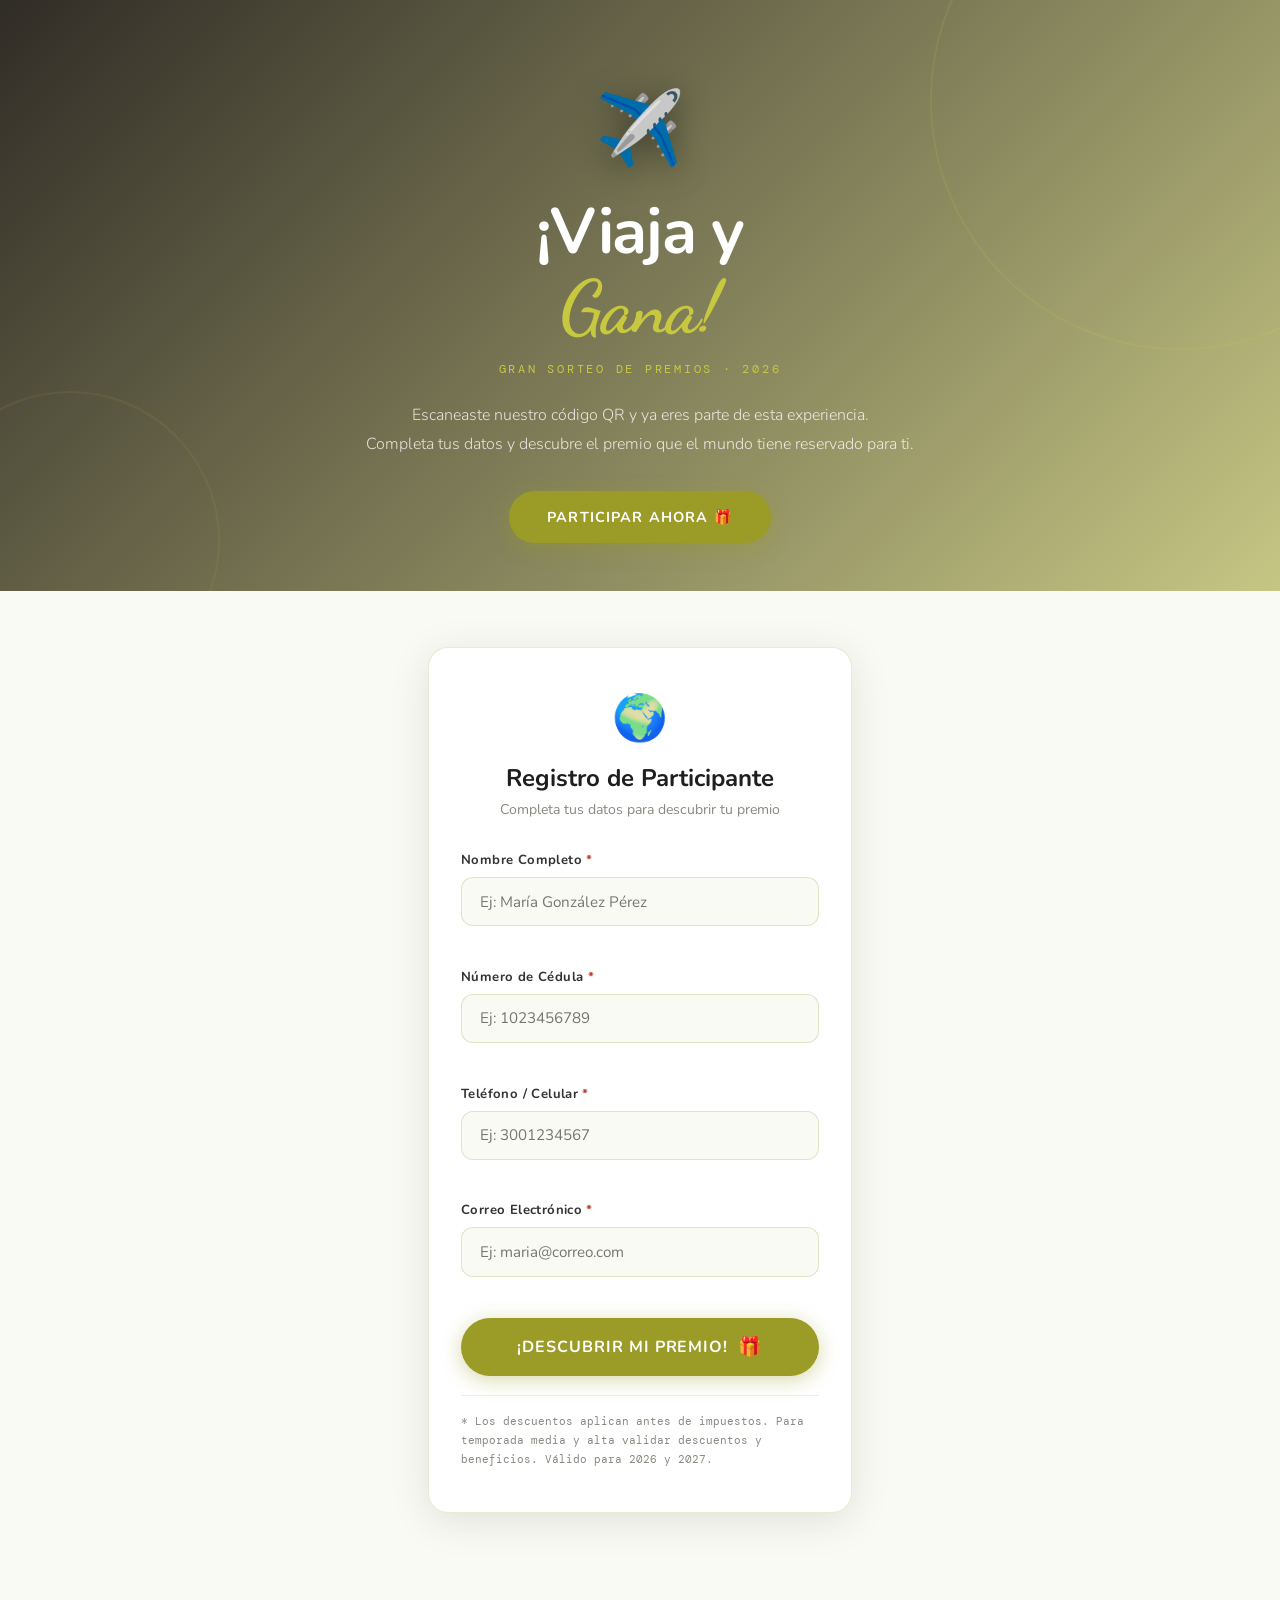
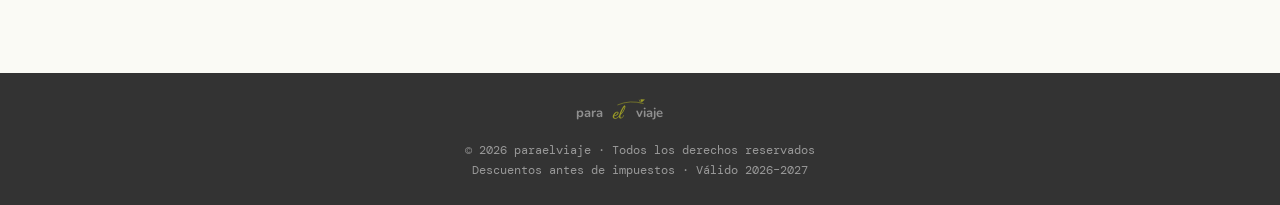
<file: sorteo.html>
<!DOCTYPE html>
<html lang="es">
<head>
<meta charset="UTF-8">
<meta name="viewport" content="width=device-width, initial-scale=1.0">
<meta name="description" content="paraelviaje — Tus sueños viajan con nosotros. Agencia de viajes Colombia.">
<title>paraelviaje — Tus sueños viajan con nosotros</title>
<link rel="preconnect" href="https://fonts.googleapis.com">
<link rel="preconnect" href="https://fonts.gstatic.com" crossorigin>
<link href="https://fonts.googleapis.com/css2?family=Dancing+Script:wght@700&family=Nunito:ital,wght@0,300;0,400;0,600;0,700;1,300&family=DM+Mono:wght@400&display=swap" rel="stylesheet">
<link rel="stylesheet" href="styles.css">
<style>
  .prize-num-wrap {
    display: flex;
    align-items: center;
    justify-content: center;
    gap: 0.6rem;
    margin: 0.8rem 0 1rem;
  }
  .prize-num-label {
    font-family: 'DM Mono', monospace;
    font-size: 0.7rem;
    letter-spacing: 0.18em;
    text-transform: uppercase;
    color: var(--muted);
  }
  .prize-num-badge {
    font-family: 'Dancing Script', cursive;
    font-size: 2rem;
    font-weight: 700;
    color: var(--oliva);
    background: rgba(155,155,39,0.1);
    border: 1.5px solid rgba(155,155,39,0.35);
    border-radius: 10px;
    padding: 0.1rem 1rem;
    line-height: 1.3;
  }
  .btn-reclamar {
    font-size: 0.82rem;
    line-height: 1.5;
    padding: 1rem 1.6rem;
  }
</style>
</head>
<body>

<div class="page active">
  <div class="sorteo-page">

    <!-- HERO SORTEO -->
    <div class="sorteo-hero">
      <div class="sorteo-hero-content">
        <span class="sorteo-logo-icon">✈️</span>
        <h1>¡Viaja y<br><span class="cursiva">Gana!</span></h1>
        <span class="sorteo-hero-sub">Gran Sorteo de Premios · 2026</span>
        <p class="sorteo-hero-desc">Escaneaste nuestro código QR y ya eres parte de esta experiencia.<br>Completa tus datos y descubre el premio que el mundo tiene reservado para ti.</p>
        <a href="#formulario-sorteo" class="sorteo-btn-hero">Participar Ahora 🎁</a>
      </div>
    </div>

    <!-- FORMULARIO -->
    <div class="sorteo-body">
      <section id="formulario-sorteo">
        <div class="form-card">
          <div class="form-header">
            <span class="form-icon">🌍</span>
            <h2>Registro de Participante</h2>
            <p>Completa tus datos para descubrir tu premio</p>
          </div>
          <form id="registroForm" novalidate autocomplete="on">
            <div class="form-group">
              <label for="nombre">Nombre Completo <span class="required">*</span></label>
              <input type="text" id="nombre" name="nombre" placeholder="Ej: María González Pérez" autocomplete="name" required>
              <span class="error-msg" id="error-nombre" role="alert" aria-live="polite"></span>
            </div>
            <div class="form-group">
              <label for="cedula">Número de Cédula <span class="required">*</span></label>
              <input type="text" id="cedula" name="cedula" placeholder="Ej: 1023456789" inputmode="numeric" autocomplete="off" required>
              <span class="error-msg" id="error-cedula" role="alert" aria-live="polite"></span>
            </div>
            <div class="form-group">
              <label for="telefono">Teléfono / Celular <span class="required">*</span></label>
              <input type="tel" id="telefono" name="telefono" placeholder="Ej: 3001234567" inputmode="tel" autocomplete="tel" required>
              <span class="error-msg" id="error-telefono" role="alert" aria-live="polite"></span>
            </div>
            <div class="form-group">
              <label for="email">Correo Electrónico <span class="required">*</span></label>
              <input type="email" id="email" name="email" placeholder="Ej: maria@correo.com" autocomplete="email" required>
              <span class="error-msg" id="error-email" role="alert" aria-live="polite"></span>
            </div>
            <button type="submit" class="btn-submit" id="btnSubmit">
              <span class="btn-text">¡Descubrir mi Premio!</span>
              <span class="btn-icon">🎁</span>
            </button>
          </form>
          <div class="legal-note" role="contentinfo">
            <p>* Los descuentos aplican antes de impuestos. Para temporada media y alta validar descuentos y beneficios. Válido para 2026 y 2027.</p>
          </div>
        </div>
      </section>

      <!-- SECCIÓN PREMIO -->
      <section id="premio-section" class="prize-section hidden" aria-live="polite">
        <div class="prize-card">
          <div class="prize-confetti" id="confetti-container" aria-hidden="true"></div>
          <div class="prize-header">
            <div class="prize-trophy">🏆</div>
            <h2 class="prize-title">¡Felicitaciones!</h2>
            <p class="prize-winner-name" id="ganador-nombre"></p>
            <p class="prize-subtitle">Has ganado el siguiente premio:</p>
            <!-- Número de participante (visible solo primeros 100) -->
            <div class="prize-num-wrap hidden" id="numero-participante-wrap">
              <span class="prize-num-label">Tu número de participante</span>
              <span class="prize-num-badge" id="numero-participante"></span>
            </div>
          </div>
          <div class="prize-box">
            <div class="prize-number" id="premio-titulo"></div>
            <div class="prize-description" id="premio-texto"></div>
          </div>
          <div class="prize-footer-note">
            <p>⭐ Un asesor de viajes se comunicará contigo para hacer efectivo tu premio.</p>
          </div>
          <button class="btn-reclamar" onclick="reclamarPremio()">
            <span>📲 Para hacer efectivo tu premio, comunícate al WhatsApp</span>
          </button>
        </div>
      </section>

    </div><!-- /sorteo-body -->

    <!-- FOOTER SORTEO -->
    <div class="sorteo-footer">
      <svg width="140" height="30" viewBox="0 0 400 92" xmlns="http://www.w3.org/2000/svg" style="margin-bottom:0.5rem;">
        <text x="4" y="62" font-family="Nunito,sans-serif" font-size="40" font-weight="700" fill="rgba(255,255,255,0.45)">para</text>
        <text x="118" y="64" font-family="Dancing Script,cursive" font-size="54" font-weight="700" fill="#9B9B27">el</text>
        <path d="M132,24 Q170,8 210,20" stroke="#9B9B27" stroke-width="1.8" fill="none" stroke-linecap="round"/>
        <g transform="translate(203,12) rotate(-18)"><polygon points="0,-5 13,0 0,5" fill="#9B9B27"/><polygon points="0,0 -5,7 -5,-7" fill="#9B9B27" opacity="0.6"/></g>
        <text x="188" y="62" font-family="Nunito,sans-serif" font-size="40" font-weight="700" fill="rgba(255,255,255,0.45)">viaje</text>
      </svg>
      <p>© 2026 paraelviaje · Todos los derechos reservados</p>
      <p>Descuentos antes de impuestos · Válido 2026–2027</p>
    </div>

  </div><!-- /sorteo-page -->
</div>

<script src="sorteo.js"></script>
</body>
</html>
</file>
<file: styles.css>
/* ============================================================
   TOKENS DE MARCA
============================================================ */
*, *::before, *::after { box-sizing: border-box; margin: 0; padding: 0; }
:root {
  --oliva:       #9B9B27;
  --oliva-dark:  #7A7A1E;
  --oliva-light: #C8C840;
  --gris:        #58595B;
  --gris-dark:   #333333;
  --cream:       #FAFAF5;
  --sand:        #F4F1E8;
  --white:       #FFFFFF;
  --ink:         #1E1E1E;
  --muted:       #888880;
  --border:      rgba(155,155,39,0.2);
  --error:       #c0392b;
  --success:     #27ae60;
}
html { scroll-behavior: smooth; }
body { font-family: 'Nunito', sans-serif; background: var(--cream); color: var(--ink); overflow-x: hidden; }

/* ============================================================
   PÁGINAS (tabs)
============================================================ */
.page { display: none; }
.page.active { display: block; }

/* ============================================================
   NAV (dentro de la landing)
============================================================ */
nav {
  display: flex;
  justify-content: space-between;
  align-items: center;           
  padding: 1.5rem 3rem;          
  position: fixed; 
  top: 0;
  left: 0;
  width: 100%;
  z-index: 1000; 
  background-color: transparent; 
  transition: background-color 0.3s ease, box-shadow 0.3s ease, padding 0.3s ease; 
}
nav.scrolled { background: rgba(255,255,255,0.97); box-shadow: 0 1px 24px rgba(0,0,0,0.08); }
.nav-links { display: flex; gap: 2.2rem; list-style: none; align-items: center; }
.nav-links a { color: rgba(255,255,255,0.85); text-decoration: none; font-size: 0.82rem; letter-spacing: 0.08em; text-transform: uppercase; font-weight: 600; transition: color 0.2s; }
nav.scrolled .nav-links a { color: var(--gris); }
.nav-links a:hover { color: var(--oliva); }
.nav-cta { background: var(--oliva) !important; color: var(--white) !important; padding: 0.55rem 1.4rem; border-radius: 30px; }
.nav-cta:hover { background: var(--oliva-dark) !important; }
.hamburger { display: none; flex-direction: column; gap: 5px; cursor: pointer; background: none; border: none; padding: 4px; }
.hamburger span { display: block; width: 24px; height: 2px; background: var(--white); transition: all 0.3s; }
nav.scrolled .hamburger span { background: var(--gris-dark); }

/* ============================================================
   HERO
============================================================ */
.hero { height: calc(100vh - 52px); min-height: 600px; position: relative; display: flex; align-items: center; overflow: hidden; }
.hero-slides { position: absolute; inset: 0; }
.hero-slide { position: absolute; inset: 0; background-size: cover; background-position: center; opacity: 0; transition: opacity 1.4s ease; }
.hero-slide.active { opacity: 1; }
.hero-slide::after { content: ''; position: absolute; inset: 0; background: linear-gradient(120deg, rgba(20,20,15,0.72) 0%, rgba(20,20,15,0.25) 60%, rgba(20,20,15,0.45) 100%); }
.hero-content { position: relative; z-index: 2; padding: 0 4rem; max-width: 780px; }
.hero-badge { display: inline-flex; align-items: center; gap: 0.5rem; background: rgba(155,155,39,0.2); border: 1px solid rgba(155,155,39,0.5); padding: 0.4rem 1rem; border-radius: 30px; margin-bottom: 1.8rem; opacity: 0; animation: fadeUp 0.8s ease 0.3s forwards; }
.hero-badge span { font-family: 'DM Mono', monospace; font-size: 0.7rem; letter-spacing: 0.18em; text-transform: uppercase; color: var(--oliva-light); }
.hero-badge-dot { width: 6px; height: 6px; border-radius: 50%; background: var(--oliva-light); animation: pulse 2s infinite; }
@keyframes pulse { 0%,100%{opacity:1;transform:scale(1)} 50%{opacity:0.5;transform:scale(1.4)} }
.hero-title { font-family: 'Nunito', sans-serif; font-size: clamp(2.8rem, 6.5vw, 5.5rem); font-weight: 700; color: var(--white); line-height: 1.05; letter-spacing: -0.02em; margin-bottom: 1.4rem; opacity: 0; animation: fadeUp 0.8s ease 0.5s forwards; }
.hero-title .cursiva { font-family: 'Dancing Script', cursive; color: var(--oliva-light); font-size: 1.15em; }
.hero-sub { font-size: 1.05rem; color: rgba(255,255,255,0.72); line-height: 1.8; max-width: 500px; margin-bottom: 2.5rem; font-weight: 300; opacity: 0; animation: fadeUp 0.8s ease 0.7s forwards; }
.hero-actions { display: flex; gap: 1rem; flex-wrap: wrap; opacity: 0; animation: fadeUp 0.8s ease 0.9s forwards; }
.btn-primary { background: var(--oliva); color: var(--white); padding: 0.9rem 2.2rem; font-size: 0.88rem; font-weight: 700; letter-spacing: 0.06em; text-transform: uppercase; text-decoration: none; border: none; cursor: pointer; border-radius: 30px; transition: transform 0.2s, background 0.2s, box-shadow 0.2s; display: inline-block; box-shadow: 0 4px 20px rgba(155,155,39,0.4); }
.btn-primary:hover { background: var(--oliva-dark); transform: translateY(-2px); box-shadow: 0 8px 28px rgba(155,155,39,0.5); }
.btn-outline { background: transparent; color: var(--white); padding: 0.9rem 2.2rem; font-size: 0.88rem; font-weight: 700; letter-spacing: 0.06em; text-transform: uppercase; text-decoration: none; border: 1.5px solid rgba(255,255,255,0.55); cursor: pointer; border-radius: 30px; transition: border-color 0.2s, background 0.2s; display: inline-block; }
.btn-outline:hover { border-color: var(--oliva-light); background: rgba(155,155,39,0.12); }
.hero-scroll-hint { position: absolute; bottom: 2.5rem; left: 50%; transform: translateX(-50%); z-index: 3; display: flex; flex-direction: column; align-items: center; gap: 0.4rem; opacity: 0; animation: fadeUp 0.8s ease 1.2s forwards; }
.hero-scroll-hint span { font-family: 'DM Mono', monospace; font-size: 0.62rem; letter-spacing: 0.25em; text-transform: uppercase; color: rgba(255,255,255,0.45); }
.scroll-line { width: 1px; height: 40px; background: linear-gradient(to bottom, rgba(155,155,39,0.8), transparent); animation: scrollLine 2s infinite; }
@keyframes scrollLine { 0%{transform:scaleY(0);transform-origin:top} 50%{transform:scaleY(1);transform-origin:top} 51%{transform:scaleY(1);transform-origin:bottom} 100%{transform:scaleY(0);transform-origin:bottom} }
.hero-dots { position: absolute; bottom: 2.5rem; left: 4rem; z-index: 3; display: flex; gap: 0.5rem; }
.dot { width: 24px; height: 3px; background: rgba(255,255,255,0.3); cursor: pointer; border-radius: 2px; transition: background 0.3s, width 0.3s; }
.dot.active { background: var(--oliva-light); width: 44px; }
.hero-counter { position: absolute; bottom: 2.5rem; right: 4rem; z-index: 3; font-family: 'DM Mono', monospace; font-size: 0.7rem; color: rgba(255,255,255,0.4); letter-spacing: 0.1em; }
.slide-location { position: absolute; bottom: 5.5rem; right: 4rem; z-index: 3; font-family: 'DM Mono', monospace; font-size: 0.68rem; letter-spacing: 0.18em; text-transform: uppercase; color: rgba(255,255,255,0.55); }

/* STATS */
.stats-strip { background: var(--gris-dark); padding: 2.2rem 4rem; display: flex; justify-content: space-around; flex-wrap: wrap; gap: 1.5rem; }
.stat-item { text-align: center; }
.stat-number { font-family: 'Dancing Script', cursive; font-size: 2.8rem; font-weight: 700; color: var(--oliva-light); display: block; line-height: 1; }
.stat-label { font-size: 0.72rem; text-transform: uppercase; letter-spacing: 0.15em; color: rgba(255,255,255,0.45); margin-top: 0.3rem; }

/* SECTION COMMONS */
section { padding: 6rem 4rem; }
.section-tag { font-family: 'DM Mono', monospace; font-size: 0.68rem; letter-spacing: 0.28em; text-transform: uppercase; color: var(--oliva); margin-bottom: 0.8rem; display: flex; align-items: center; gap: 0.5rem; }
.section-tag::before { content: ''; width: 20px; height: 1px; background: var(--oliva); }
.section-title { font-family: 'Nunito', sans-serif; font-size: clamp(1.9rem, 3.8vw, 3rem); font-weight: 700; line-height: 1.15; color: var(--ink); margin-bottom: 1rem; }
.section-title .cursiva { font-family: 'Dancing Script', cursive; color: var(--oliva); font-size: 1.15em; }
.section-sub { font-size: 1rem; color: var(--muted); line-height: 1.8; max-width: 500px; font-weight: 300; }

/* DESTINOS */
.destinations { background: var(--cream); overflow: hidden; }
.dest-header { display: flex; justify-content: space-between; align-items: flex-end; margin-bottom: 2.5rem; flex-wrap: wrap; gap: 1.5rem; }
.dest-nav { display: flex; gap: 0.6rem; }
.arr-btn { width: 46px; height: 46px; border-radius: 50%; border: 1.5px solid var(--oliva); background: none; cursor: pointer; font-size: 1rem; display: flex; align-items: center; justify-content: center; transition: background 0.2s, color 0.2s; color: var(--oliva); }
.arr-btn:hover { background: var(--oliva); color: var(--white); }
.cards-track-wrap { overflow: hidden; }
.cards-track { display: flex; gap: 1.2rem; transition: transform 0.65s cubic-bezier(0.25,0.46,0.45,0.94); }
.dest-card { flex: 0 0 calc(30% - 0.8rem); min-width: 260px; border-radius: 16px; overflow: hidden; position: relative; cursor: pointer; box-shadow: 0 4px 20px rgba(0,0,0,0.1); transition: box-shadow 0.3s, transform 0.3s; }
.dest-card:hover { transform: translateY(-6px); box-shadow: 0 12px 36px rgba(0,0,0,0.18); }
.dest-card-img { height: 400px; background-size: cover; background-position: center; transition: transform 0.6s ease; position: relative; }
.dest-card:hover .dest-card-img { transform: scale(1.06); }
.dest-card-img::after { content: ''; position: absolute; inset: 0; background: linear-gradient(to top, rgba(20,20,15,0.88) 0%, rgba(20,20,15,0.1) 55%, transparent 100%); }
.dest-card-tag { position: absolute; top: 1rem; left: 1rem; z-index: 2; background: rgba(155,155,39,0.9); color: var(--white); font-size: 0.62rem; font-family: 'DM Mono', monospace; letter-spacing: 0.15em; text-transform: uppercase; padding: 0.3rem 0.7rem; border-radius: 20px; }
.dest-card-body { position: absolute; bottom: 0; left: 0; right: 0; padding: 1.4rem; z-index: 1; }
.dest-card-region { font-family: 'DM Mono', monospace; font-size: 0.62rem; letter-spacing: 0.18em; text-transform: uppercase; color: rgba(200,200,64,0.85); margin-bottom: 0.3rem; }
.dest-card-name { font-family: 'Nunito', sans-serif; font-size: 1.5rem; font-weight: 700; color: var(--white); line-height: 1.1; margin-bottom: 0.5rem; }
.dest-card-meta { display: flex; justify-content: space-between; align-items: center; }
.dest-card-price { font-size: 0.78rem; color: rgba(255,255,255,0.6); }
.dest-card-price strong { color: var(--white); font-size: 0.95rem; }
.dest-card-btn { background: var(--oliva); color: var(--white); border: none; padding: 0.4rem 1rem; border-radius: 20px; font-size: 0.72rem; font-weight: 700; cursor: pointer; transition: background 0.2s; text-decoration: none; font-family: 'Nunito', sans-serif; display: inline-block; }
.dest-card-btn:hover { background: var(--oliva-dark); }

/* MOSAICO */
.mosaic-section { background: var(--sand); padding: 6rem 4rem; }
.mosaic-grid { display: grid; grid-template-columns: repeat(4,1fr); grid-template-rows: 240px 240px; gap: 10px; border-radius: 16px; overflow: hidden; margin-top: 2.5rem; }
.mosaic-cell { background-size: cover; background-position: center; position: relative; overflow: hidden; cursor: pointer; }
.mosaic-cell::after { content: ''; position: absolute; inset: 0; background: rgba(20,20,15,0.25); transition: background 0.3s; }
.mosaic-cell:hover::after { background: rgba(155,155,39,0.25); }
.mosaic-cell.large { grid-column: span 2; grid-row: span 2; }
.mosaic-cell.tall  { grid-row: span 2; }
.mosaic-label { position: absolute; bottom: 0.8rem; left: 0.8rem; z-index: 2; color: var(--white); font-weight: 700; font-size: 0.85rem; text-shadow: 0 1px 6px rgba(0,0,0,0.6); }
.mosaic-label small { display: block; font-family: 'DM Mono', monospace; font-size: 0.6rem; letter-spacing: 0.12em; color: var(--oliva-light); font-weight: 400; }

/* FEATURE */
.feature-section { background: var(--gris-dark); display: grid; grid-template-columns: 1fr 1fr; gap: 0; padding: 0; min-height: 580px; }
.feature-img { background-size: cover; background-position: center; min-height: 480px; position: relative; }
.feature-img::after { content: ''; position: absolute; inset: 0; background: linear-gradient(to right, transparent 60%, rgba(51,51,51,0.5) 100%); }
.feature-text { padding: 5rem 4rem; display: flex; flex-direction: column; justify-content: center; }
.feature-text .section-tag { color: var(--oliva-light); }
.feature-text .section-tag::before { background: var(--oliva-light); }
.feature-text .section-title { color: var(--white); }
.feature-text .section-sub { color: rgba(255,255,255,0.55); max-width: 420px; }
.feature-list { list-style: none; margin: 2rem 0; display: flex; flex-direction: column; gap: 1.2rem; }
.feature-list li { display: flex; align-items: flex-start; gap: 1rem; color: rgba(255,255,255,0.72); font-size: 0.92rem; font-weight: 300; line-height: 1.5; }
.feat-icon { width: 38px; height: 38px; border-radius: 50%; background: rgba(155,155,39,0.15); border: 1px solid rgba(155,155,39,0.4); display: flex; align-items: center; justify-content: center; font-size: 1rem; flex-shrink: 0; }
.feat-text strong { color: var(--white); font-weight: 700; display: block; }

/* EXPERIENCIAS */
.experiences { background: var(--cream); }
.exp-header { text-align: center; max-width: 560px; margin: 0 auto 3.5rem; }
.exp-header .section-tag { justify-content: center; }
.exp-header .section-tag::before { display: none; }
.exp-grid { display: grid; grid-template-columns: repeat(3,1fr); gap: 1.5rem; }
.exp-item { background: var(--white); border: 1px solid var(--border); border-radius: 16px; padding: 2rem 1.8rem; transition: border-color 0.3s, box-shadow 0.3s, transform 0.3s; cursor: default; position: relative; overflow: hidden; }
.exp-item::before { content: ''; position: absolute; top: 0; left: 0; right: 0; height: 3px; background: var(--oliva); transform: scaleX(0); transform-origin: left; transition: transform 0.3s; }
.exp-item:hover::before { transform: scaleX(1); }
.exp-item:hover { border-color: var(--oliva); box-shadow: 0 8px 28px rgba(155,155,39,0.12); transform: translateY(-4px); }
.exp-icon { font-size: 2rem; margin-bottom: 1rem; }
.exp-title { font-size: 1.05rem; font-weight: 700; margin-bottom: 0.6rem; color: var(--ink); }
.exp-desc { font-size: 0.86rem; color: var(--muted); line-height: 1.7; font-weight: 300; }

/* GALERÍA */
.gallery-section { background: var(--gris-dark); padding: 4rem 0; overflow: hidden; }
.gallery-title { text-align: center; margin-bottom: 2rem; padding: 0 4rem; }
.gallery-title .section-tag { justify-content: center; }
.gallery-title .section-tag::before { display: none; }
.gallery-title .section-title { color: var(--white); }
.gallery-strip { display: flex; gap: 1rem; animation: scrollStrip 40s linear infinite; width: max-content; }
.gallery-strip:hover { animation-play-state: paused; }
@keyframes scrollStrip { from{transform:translateX(0)} to{transform:translateX(-50%)} }
.gallery-img { width: 260px; height: 200px; flex-shrink: 0; background-size: cover; background-position: center; border-radius: 12px; opacity: 0.85; transition: opacity 0.3s, transform 0.3s; }
.gallery-img:hover { opacity: 1; transform: scale(1.03); }

/* TESTIMONIOS */
.testimonials { background: var(--sand); }
.test-header { text-align: center; max-width: 480px; margin: 0 auto 3rem; }
.test-header .section-tag { justify-content: center; }
.test-header .section-tag::before { display: none; }
.test-grid { display: grid; grid-template-columns: repeat(3,1fr); gap: 1.4rem; }
.test-card { background: var(--white); border: 1px solid rgba(155,155,39,0.15); border-radius: 16px; padding: 2rem; position: relative; transition: box-shadow 0.3s; }
.test-card:hover { box-shadow: 0 8px 28px rgba(155,155,39,0.1); }
.test-quote { font-family: 'Dancing Script', cursive; font-size: 3.5rem; color: var(--oliva); line-height: 0.8; margin-bottom: 1rem; opacity: 0.7; }
.test-text { font-size: 0.9rem; color: var(--muted); line-height: 1.8; font-weight: 300; margin-bottom: 1.5rem; font-style: italic; }
.test-author { display: flex; align-items: center; gap: 0.8rem; }
.test-avatar { width: 44px; height: 44px; border-radius: 50%; background-size: cover; background-position: center; flex-shrink: 0; border: 2px solid var(--oliva); }
.test-name { font-weight: 700; font-size: 0.9rem; color: var(--ink); }
.test-trip { font-size: 0.7rem; color: var(--oliva); font-family: 'DM Mono', monospace; letter-spacing: 0.05em; }
.test-stars { position: absolute; top: 1.5rem; right: 1.5rem; color: var(--oliva); font-size: 0.7rem; letter-spacing: 2px; }

/* TAGLINE */
.tagline-section { background: var(--oliva); padding: 4rem; text-align: center; overflow: hidden; position: relative; }
.tagline-section::before { content: ''; position: absolute; width: 600px; height: 600px; border-radius: 50%; background: rgba(255,255,255,0.05); top: -200px; right: -100px; }
.tagline-big { font-family: 'Dancing Script', cursive; font-size: clamp(2.5rem,6vw,5rem); color: var(--white); font-weight: 700; position: relative; z-index: 1; }
.tagline-big span { opacity: 0.6; font-size: 0.6em; font-family: 'Nunito', sans-serif; display: block; letter-spacing: 0.12em; text-transform: uppercase; font-weight: 300; margin-bottom: 0.3rem; }

/* CTA */
.cta-section { background: var(--cream); text-align: center; padding: 7rem 4rem; position: relative; }
.cta-section::before { content: ''; position: absolute; width: 500px; height: 500px; border-radius: 50%; background: rgba(155,155,39,0.06); top: 50%; left: 50%; transform: translate(-50%,-50%); }
.cta-section .section-sub { margin: 0 auto 1rem; }
.cta-form { display: flex; gap: 0.5rem; max-width: 480px; margin: 1.5rem auto 0; flex-wrap: wrap; position: relative; z-index: 1; }
.cta-input { flex: 1; min-width: 220px; padding: 0.9rem 1.4rem; background: var(--white); border: 1.5px solid var(--border); border-radius: 30px; color: var(--ink); font-family: 'Nunito', sans-serif; font-size: 0.9rem; outline: none; transition: border-color 0.2s; }
.cta-input::placeholder { color: var(--muted); }
.cta-input:focus { border-color: var(--oliva); }
.cta-btn { background: var(--oliva); color: var(--white); border: none; padding: 0.9rem 2rem; font-family: 'Nunito', sans-serif; font-size: 0.85rem; font-weight: 700; letter-spacing: 0.06em; text-transform: uppercase; cursor: pointer; border-radius: 30px; transition: background 0.2s, transform 0.2s; white-space: nowrap; box-shadow: 0 4px 16px rgba(155,155,39,0.35); }
.cta-btn:hover { background: var(--oliva-dark); transform: translateY(-1px); }

/* FOOTER */
footer { background: var(--gris-dark); padding: 3rem 4rem; display: grid; grid-template-columns: 1fr auto; gap: 2rem; align-items: center; }
.footer-tagline { font-size: 0.78rem; color: rgba(255,255,255,0.3); margin-top: 0.5rem; font-family: 'DM Mono', monospace; letter-spacing: 0.08em; }
.footer-links { display: flex; gap: 2rem; list-style: none; flex-wrap: wrap; }
.footer-links a { font-size: 0.78rem; color: rgba(255,255,255,0.35); text-decoration: none; text-transform: uppercase; letter-spacing: 0.1em; transition: color 0.2s; }
.footer-links a:hover { color: var(--oliva-light); }

/* MOBILE MENU */
.mobile-menu { display: none; position: fixed; inset: 0; background: var(--gris-dark); z-index: 200; flex-direction: column; align-items: center; justify-content: center; gap: 2rem; }
.mobile-menu.open { display: flex; }
.mobile-menu a { font-family: 'Dancing Script', cursive; font-size: 2.4rem; font-weight: 700; color: var(--white); text-decoration: none; transition: color 0.2s; }
.mobile-menu a:hover { color: var(--oliva-light); }
.mobile-close { position: absolute; top: calc(52px + 1rem); right: 1.5rem; background: none; border: none; color: var(--white); font-size: 1.6rem; cursor: pointer; }

/* REVEAL */
@keyframes fadeUp { from{opacity:0;transform:translateY(24px)} to{opacity:1;transform:translateY(0)} }
.reveal { opacity: 0; transform: translateY(28px); transition: opacity 0.7s ease, transform 0.7s ease; }
.reveal.visible { opacity: 1; transform: translateY(0); }

/* NOTIF */
.notif { position: fixed; bottom: 2rem; right: 2rem; background: var(--gris-dark); color: var(--white); padding: 1rem 1.5rem; font-size: 0.85rem; border-left: 3px solid var(--oliva); z-index: 9999; border-radius: 8px; transform: translateX(150%); transition: transform 0.4s cubic-bezier(0.175,0.885,0.32,1.275); max-width: 300px; }
.notif.show { transform: translateX(0); }

/* ============================================================
   SORTEO — estilos con marca paraeviaje
============================================================ */
.sorteo-page {
  min-height: 100vh;
  background: var(--cream);
  padding-top: 0;
}

/* Hero sorteo */
.sorteo-hero {
  background:
    linear-gradient(135deg, rgba(26,22,16,0.9) 0%, rgba(155,155,39,0.55) 100%),
    url('https://images.unsplash.com/photo-1506929562872-bb421503ef21?w=1400&q=80') center/cover;
  min-height: 60vh;
  display: flex;
  align-items: center;
  justify-content: center;
  text-align: center;
  padding: 5rem 2rem 3rem;
  position: relative;
  overflow: hidden;
}
.sorteo-hero::before {
  content: '';
  position: absolute;
  width: 500px; height: 500px;
  border-radius: 50%;
  border: 2px solid rgba(200,200,64,0.12);
  top: -150px; right: -150px;
}
.sorteo-hero::after {
  content: '';
  position: absolute;
  width: 300px; height: 300px;
  border-radius: 50%;
  border: 2px solid rgba(200,200,64,0.08);
  bottom: -100px; left: -80px;
}
.sorteo-hero-content { position: relative; z-index: 2; max-width: 600px; }

.sorteo-logo-icon {
  font-size: 72px;
  display: block;
  margin-bottom: 1.2rem;
  animation: flotar 3.5s ease-in-out infinite;
  filter: drop-shadow(0 6px 16px rgba(0,0,0,0.4));
}
@keyframes flotar {
  0%,100% { transform: translateY(0) rotate(-3deg); }
  50%      { transform: translateY(-14px) rotate(3deg); }
}

.sorteo-hero h1 {
  font-family: 'Nunito', sans-serif;
  font-size: clamp(2.4rem, 8vw, 4rem);
  font-weight: 700;
  color: var(--white);
  line-height: 1.1;
  margin-bottom: 0.8rem;
  letter-spacing: -0.02em;
}
.sorteo-hero h1 .cursiva {
  font-family: 'Dancing Script', cursive;
  color: var(--oliva-light);
  font-size: 1.15em;
}
.sorteo-hero-sub {
  font-family: 'DM Mono', monospace;
  font-size: 0.78rem;
  letter-spacing: 0.22em;
  text-transform: uppercase;
  color: var(--oliva-light);
  margin-bottom: 1.5rem;
  display: block;
}
.sorteo-hero-desc {
  font-size: 1rem;
  color: rgba(255,255,255,0.8);
  line-height: 1.8;
  margin-bottom: 2rem;
  font-weight: 300;
}
.sorteo-btn-hero {
  display: inline-block;
  background: var(--oliva);
  color: var(--white);
  font-family: 'Nunito', sans-serif;
  font-size: 0.9rem;
  font-weight: 700;
  letter-spacing: 0.08em;
  text-transform: uppercase;
  padding: 1rem 2.4rem;
  border-radius: 30px;
  text-decoration: none;
  transition: background 0.2s, transform 0.2s, box-shadow 0.2s;
  box-shadow: 0 4px 20px rgba(155,155,39,0.45);
}
.sorteo-btn-hero:hover { background: var(--oliva-dark); transform: translateY(-2px); box-shadow: 0 8px 28px rgba(155,155,39,0.55); }

/* Contenedor del formulario sorteo */
.sorteo-body {
  max-width: 600px;
  margin: 0 auto;
  padding: 0 1.5rem 4rem;
}

.form-card {
  background: var(--white);
  border-radius: 20px;
  box-shadow: 0 8px 40px rgba(0,0,0,0.1);
  padding: 2.5rem 2rem;
  margin-top: -2.5rem;
  position: relative;
  border: 1px solid var(--border);
}

.form-header { text-align: center; margin-bottom: 2rem; }
.form-icon { font-size: 2.8rem; display: block; margin-bottom: 0.8rem; }
.form-header h2 {
  font-family: 'Nunito', sans-serif;
  font-size: 1.5rem;
  font-weight: 700;
  color: var(--ink);
  margin-bottom: 0.4rem;
}
.form-header p { font-size: 0.88rem; color: var(--muted); }

.form-group { margin-bottom: 1.2rem; }
.form-group label {
  display: block;
  font-size: 0.82rem;
  font-weight: 700;
  color: var(--gris-dark);
  margin-bottom: 0.5rem;
  letter-spacing: 0.03em;
}
.form-group input {
  width: 100%;
  padding: 0.85rem 1.1rem;
  border: 1.5px solid rgba(155,155,39,0.25);
  border-radius: 12px;
  font-size: 0.95rem;
  font-family: 'Nunito', sans-serif;
  color: var(--ink);
  background: var(--cream);
  outline: none;
  transition: border-color 0.2s, box-shadow 0.2s, background 0.2s;
  -webkit-appearance: none;
}
.form-group input:focus {
  border-color: var(--oliva);
  background: var(--white);
  box-shadow: 0 0 0 3px rgba(155,155,39,0.15);
}
.form-group input.input-error { border-color: var(--error); background: #fff5f5; }
.form-group input.input-valid { border-color: var(--success); background: #f6fff8; }

.error-msg {
  display: block;
  font-size: 0.75rem;
  color: var(--error);
  margin-top: 0.4rem;
  min-height: 16px;
  padding-left: 4px;
  font-family: 'DM Mono', monospace;
}
.required { color: var(--error); }

/* Nota de condición */
.prize-condition-note {
  display: flex;
  align-items: flex-start;
  gap: 0.8rem;
  background: linear-gradient(135deg, #f9f7e8, #f4f1d8);
  border: 1.5px solid rgba(155,155,39,0.35);
  border-radius: 12px;
  padding: 1rem 1.2rem;
  margin: 1.5rem 0 1.2rem;
}
.note-icon { font-size: 1.1rem; flex-shrink: 0; margin-top: 1px; }
.prize-condition-note p { font-size: 0.82rem; color: #5a4e10; line-height: 1.6; }
.prize-condition-note strong { color: var(--oliva-dark); }

/* Botón submit */
.btn-submit {
  width: 100%;
  background: var(--oliva);
  color: var(--white);
  border: none;
  border-radius: 30px;
  padding: 1rem 1.5rem;
  font-family: 'Nunito', sans-serif;
  font-size: 1rem;
  font-weight: 700;
  letter-spacing: 0.06em;
  text-transform: uppercase;
  cursor: pointer;
  transition: background 0.2s, transform 0.2s, box-shadow 0.2s;
  display: flex;
  align-items: center;
  justify-content: center;
  gap: 0.6rem;
  box-shadow: 0 4px 20px rgba(155,155,39,0.38);
}
.btn-submit:hover { background: var(--oliva-dark); transform: translateY(-2px); box-shadow: 0 8px 28px rgba(155,155,39,0.5); }
.btn-submit:disabled { opacity: 0.65; cursor: not-allowed; transform: none; }
.btn-icon { font-size: 1.2rem; }

.legal-note {
  margin-top: 1.2rem;
  padding-top: 1rem;
  border-top: 1px solid rgba(155,155,39,0.15);
}
.legal-note p { font-size: 0.7rem; color: var(--muted); line-height: 1.7; margin-bottom: 3px; font-family: 'DM Mono', monospace; }

/* Sección premio */
.prize-section { padding: 2rem 0 4rem; min-height: 60vh; display: flex; align-items: center; }
.prize-section.hidden { display: none !important; }

.prize-card {
  background: var(--white);
  border-radius: 20px;
  box-shadow: 0 8px 40px rgba(0,0,0,0.1);
  padding: 2.5rem 2rem;
  text-align: center;
  position: relative;
  overflow: hidden;
  border: 1px solid var(--border);
  animation: entradaSlide 0.65s ease both;
}
@keyframes entradaSlide { from{opacity:0;transform:translateY(36px)} to{opacity:1;transform:translateY(0)} }

.prize-trophy { font-size: 68px; display: block; margin-bottom: 1rem; animation: reboteTrofeo 0.7s ease 0.2s both; }
@keyframes reboteTrofeo { 0%{transform:scale(0);opacity:0} 55%{transform:scale(1.25)} 78%{transform:scale(0.88)} 100%{transform:scale(1);opacity:1} }

.prize-title {
  font-family: 'Dancing Script', cursive;
  font-size: clamp(2rem, 7vw, 2.8rem);
  font-weight: 700;
  color: var(--oliva);
  margin-bottom: 0.5rem;
}
.prize-winner-name { font-size: 1.1rem; font-weight: 700; color: var(--ink); margin-bottom: 0.5rem; }
.prize-subtitle { color: var(--muted); font-size: 0.9rem; margin-bottom: 0.3rem; }

.prize-box {
  background: var(--gris-dark);
  border-radius: 16px;
  padding: 1.8rem 1.5rem;
  margin: 1.5rem 0 1.2rem;
  position: relative;
  overflow: hidden;
  box-shadow: 0 4px 20px rgba(0,0,0,0.18);
}
.prize-box::before { content: '✈️'; position: absolute; font-size: 120px; opacity: 0.06; right: -20px; bottom: -24px; transform: rotate(-18deg); pointer-events: none; }
.prize-number { font-family: 'DM Mono', monospace; font-size: 0.72rem; color: var(--oliva-light); letter-spacing: 0.2em; text-transform: uppercase; margin-bottom: 1rem; }
.prize-description { font-size: 0.9rem; color: rgba(255,255,255,0.88); font-weight: 600; line-height: 1.65; }

.prize-footer-note { background: var(--sand); border-radius: 12px; padding: 1rem 1.2rem; margin-bottom: 1.5rem; }
.prize-footer-note p { font-size: 0.76rem; color: var(--muted); line-height: 1.65; font-family: 'DM Mono', monospace; }

.btn-reclamar {
  width: 100%;
  background: linear-gradient(135deg, #25d366, #128c4f);
  color: var(--white);
  border: none;
  border-radius: 30px;
  padding: 1.1rem 1.5rem;
  font-family: 'Nunito', sans-serif;
  font-size: 1rem;
  font-weight: 700;
  letter-spacing: 0.06em;
  text-transform: uppercase;
  cursor: pointer;
  transition: all 0.2s;
  display: flex;
  align-items: center;
  justify-content: center;
  gap: 0.6rem;
  box-shadow: 0 5px 20px rgba(37,211,102,0.45);
  margin-bottom: 1rem;
  animation: pulsoVerde 2s ease-in-out infinite;
}
@keyframes pulsoVerde { 0%,100%{box-shadow:0 5px 20px rgba(37,211,102,0.45)} 50%{box-shadow:0 5px 32px rgba(37,211,102,0.72)} }
.btn-reclamar:hover { background: linear-gradient(135deg,#20c05c,#0e7a42); animation: none; transform: translateY(-2px); }

.prize-actions { display: flex; gap: 0.8rem; justify-content: center; flex-wrap: wrap; }
.btn-share, .btn-new {
  flex: 1;
  min-width: 130px;
  max-width: 200px;
  padding: 0.8rem 1rem;
  border: none;
  border-radius: 30px;
  font-family: 'Nunito', sans-serif;
  font-size: 0.88rem;
  font-weight: 700;
  cursor: pointer;
  transition: all 0.2s;
}
.btn-share { background: var(--oliva); color: var(--white); box-shadow: 0 3px 12px rgba(155,155,39,0.35); }
.btn-share:hover { background: var(--oliva-dark); transform: translateY(-2px); }
.btn-new { background: var(--white); color: var(--ink); border: 1.5px solid var(--border); }
.btn-new:hover { background: var(--sand); transform: translateY(-2px); }

/* Confetti */
.prize-confetti { position: absolute; top: 0; left: 0; width: 100%; height: 100%; pointer-events: none; overflow: hidden; }
.confetti-piece { position: absolute; border-radius: 2px; animation: lluviConfetti linear forwards; }
@keyframes lluviConfetti { 0%{transform:translateY(-20px) rotate(0deg);opacity:1} 100%{transform:translateY(500px) rotate(720deg);opacity:0} }

/* ADMIN PANEL */
.admin-section { padding: 1.5rem 0 4rem; }
.admin-section.hidden { display: none !important; }
.admin-card { background: var(--white); border-radius: 16px; box-shadow: 0 4px 20px rgba(0,0,0,0.1); overflow: hidden; border: 1px solid var(--border); }
.admin-header { background: var(--gris-dark); padding: 1rem 1.5rem; display: flex; align-items: center; justify-content: space-between; flex-wrap: wrap; gap: 0.8rem; }
.admin-header h3 { color: var(--white); font-size: 0.95rem; font-weight: 700; font-family: 'DM Mono', monospace; letter-spacing: 0.1em; }
.admin-actions { display: flex; gap: 0.5rem; flex-wrap: wrap; }
.btn-export, .btn-clear, .btn-close-admin { padding: 0.4rem 0.9rem; border: none; border-radius: 20px; font-size: 0.72rem; font-weight: 700; cursor: pointer; transition: all 0.2s; font-family: 'Nunito', sans-serif; }
.btn-export { background: var(--oliva); color: var(--white); }
.btn-export:hover { background: var(--oliva-dark); }
.btn-clear { background: var(--error); color: var(--white); }
.btn-clear:hover { background: #a93226; }
.btn-close-admin { background: rgba(255,255,255,0.15); color: var(--white); }
.btn-close-admin:hover { background: rgba(255,255,255,0.28); }
.admin-stats { display: flex; border-bottom: 1px solid var(--border); }
.stat-box { flex: 1; text-align: center; padding: 1rem 0.5rem; border-right: 1px solid var(--border); }
.stat-box:last-child { border-right: none; }
.admin-stat-number { display: block; font-family: 'Dancing Script', cursive; font-size: 1.8rem; font-weight: 700; color: var(--oliva); line-height: 1.1; }
.admin-stat-label { font-family: 'DM Mono', monospace; font-size: 0.62rem; color: var(--muted); text-transform: uppercase; letter-spacing: 0.1em; }
.admin-table-wrapper { overflow-x: auto; -webkit-overflow-scrolling: touch; }
.admin-table { width: 100%; border-collapse: collapse; font-size: 0.78rem; min-width: 520px; }
.admin-table th { background: var(--sand); padding: 0.8rem 1rem; text-align: left; font-weight: 700; color: var(--gris-dark); border-bottom: 2px solid var(--border); white-space: nowrap; font-family: 'DM Mono', monospace; font-size: 0.7rem; letter-spacing: 0.08em; }
.admin-table td { padding: 0.7rem 1rem; border-bottom: 1px solid var(--border); vertical-align: top; }
.admin-table tr:hover td { background: #f5f8f0; }
.no-records { text-align: center; padding: 2rem; color: var(--muted); font-size: 0.88rem; font-family: 'DM Mono', monospace; }

/* Botón flotante admin */
.btn-admin-float {
  position: fixed;
  bottom: 1.5rem;
  right: 1rem;
  width: 46px; height: 46px;
  border-radius: 50%;
  background: var(--oliva-dark);
  color: var(--white);
  border: none;
  font-size: 1.1rem;
  cursor: pointer;
  box-shadow: 0 4px 14px rgba(0,0,0,0.3);
  z-index: 999;
  transition: all 0.2s;
  opacity: 0.75;
  display: none;
  align-items: center;
  justify-content: center;
}
.btn-admin-float.visible { display: flex; }
.btn-admin-float:hover { opacity: 1; transform: scale(1.1) rotate(20deg); }

/* Footer sorteo */
.sorteo-footer {
  background: var(--gris-dark);
  color: rgba(255,255,255,0.5);
  text-align: center;
  padding: 1.5rem 1rem;
}
.sorteo-footer p { font-size: 0.72rem; line-height: 1.7; font-family: 'DM Mono', monospace; }

/* Toast */
.toast {
  position: fixed;
  top: 70px;
  left: 50%;
  transform: translateX(-50%) translateY(-90px);
  background: var(--gris-dark);
  color: var(--white);
  padding: 0.9rem 1.8rem;
  border-radius: 30px;
  font-size: 0.88rem;
  font-weight: 600;
  z-index: 9999;
  transition: transform 0.4s ease;
  box-shadow: 0 8px 32px rgba(0,0,0,0.2);
  max-width: 90vw;
  text-align: center;
  pointer-events: none;
  border-left: 3px solid var(--oliva);
  font-family: 'Nunito', sans-serif;
}
.toast.show { transform: translateX(-50%) translateY(0); }
.toast.toast-error   { border-left-color: var(--error);   }
.toast.toast-success { border-left-color: var(--success); }
.toast.toast-warn    { border-left-color: #e67e00; }

/* ============================================================
   RESPONSIVE
============================================================ */
@media (max-width: 1024px) {
  .exp-grid { grid-template-columns: repeat(2,1fr); }
  .mosaic-grid { grid-template-columns: repeat(2,1fr); grid-template-rows: auto; }
  .mosaic-cell.large { grid-column: span 2; height: 280px; }
  .mosaic-cell.tall  { grid-row: span 1; height: 200px; }
  .mosaic-cell       { height: 200px; }
}
@media (max-width: 900px) {
  nav { padding: 1rem 1.5rem; }
  .nav-links { display: none; }
  .hamburger { display: flex; }
  .hero-content { padding: 0 1.5rem; }
  .hero-dots { left: 1.5rem; }
  .hero-counter { right: 1.5rem; }
  .slide-location { display: none; }
  section { padding: 4rem 1.5rem; }
  .stats-strip { padding: 2rem 1.5rem; }
  .dest-card { flex: 0 0 78vw; }
  .feature-section { grid-template-columns: 1fr; }
  .feature-img { min-height: 280px; }
  .feature-text { padding: 3rem 1.5rem; }
  .exp-grid { grid-template-columns: 1fr; }
  .test-grid { grid-template-columns: 1fr; }
  footer { grid-template-columns: 1fr; }
  .footer-links { gap: 1rem; }
  .cta-form { flex-direction: column; }
  .cta-input { min-width: unset; }
  .mosaic-section { padding: 4rem 1.5rem; }
  .gallery-title { padding: 0 1.5rem; }
  .tagline-section { padding: 3rem 1.5rem; }
  .tab-btn .tab-label { display: none; }
  .tab-btn { font-size: 0; }
  .tab-btn .tab-icon { font-size: 1.3rem; }
  .prize-actions { flex-direction: column; align-items: center; }
  .btn-share, .btn-new { max-width: 100%; }
}
@media (max-width: 600px) {
  .dest-card { flex: 0 0 88vw; }
  .mosaic-grid { grid-template-columns: 1fr; }
  .mosaic-cell.large, .mosaic-cell.tall, .mosaic-cell { grid-column: span 1; grid-row: span 1; height: 200px; }
  .form-card { padding: 1.8rem 1.2rem; }
}
</file>
